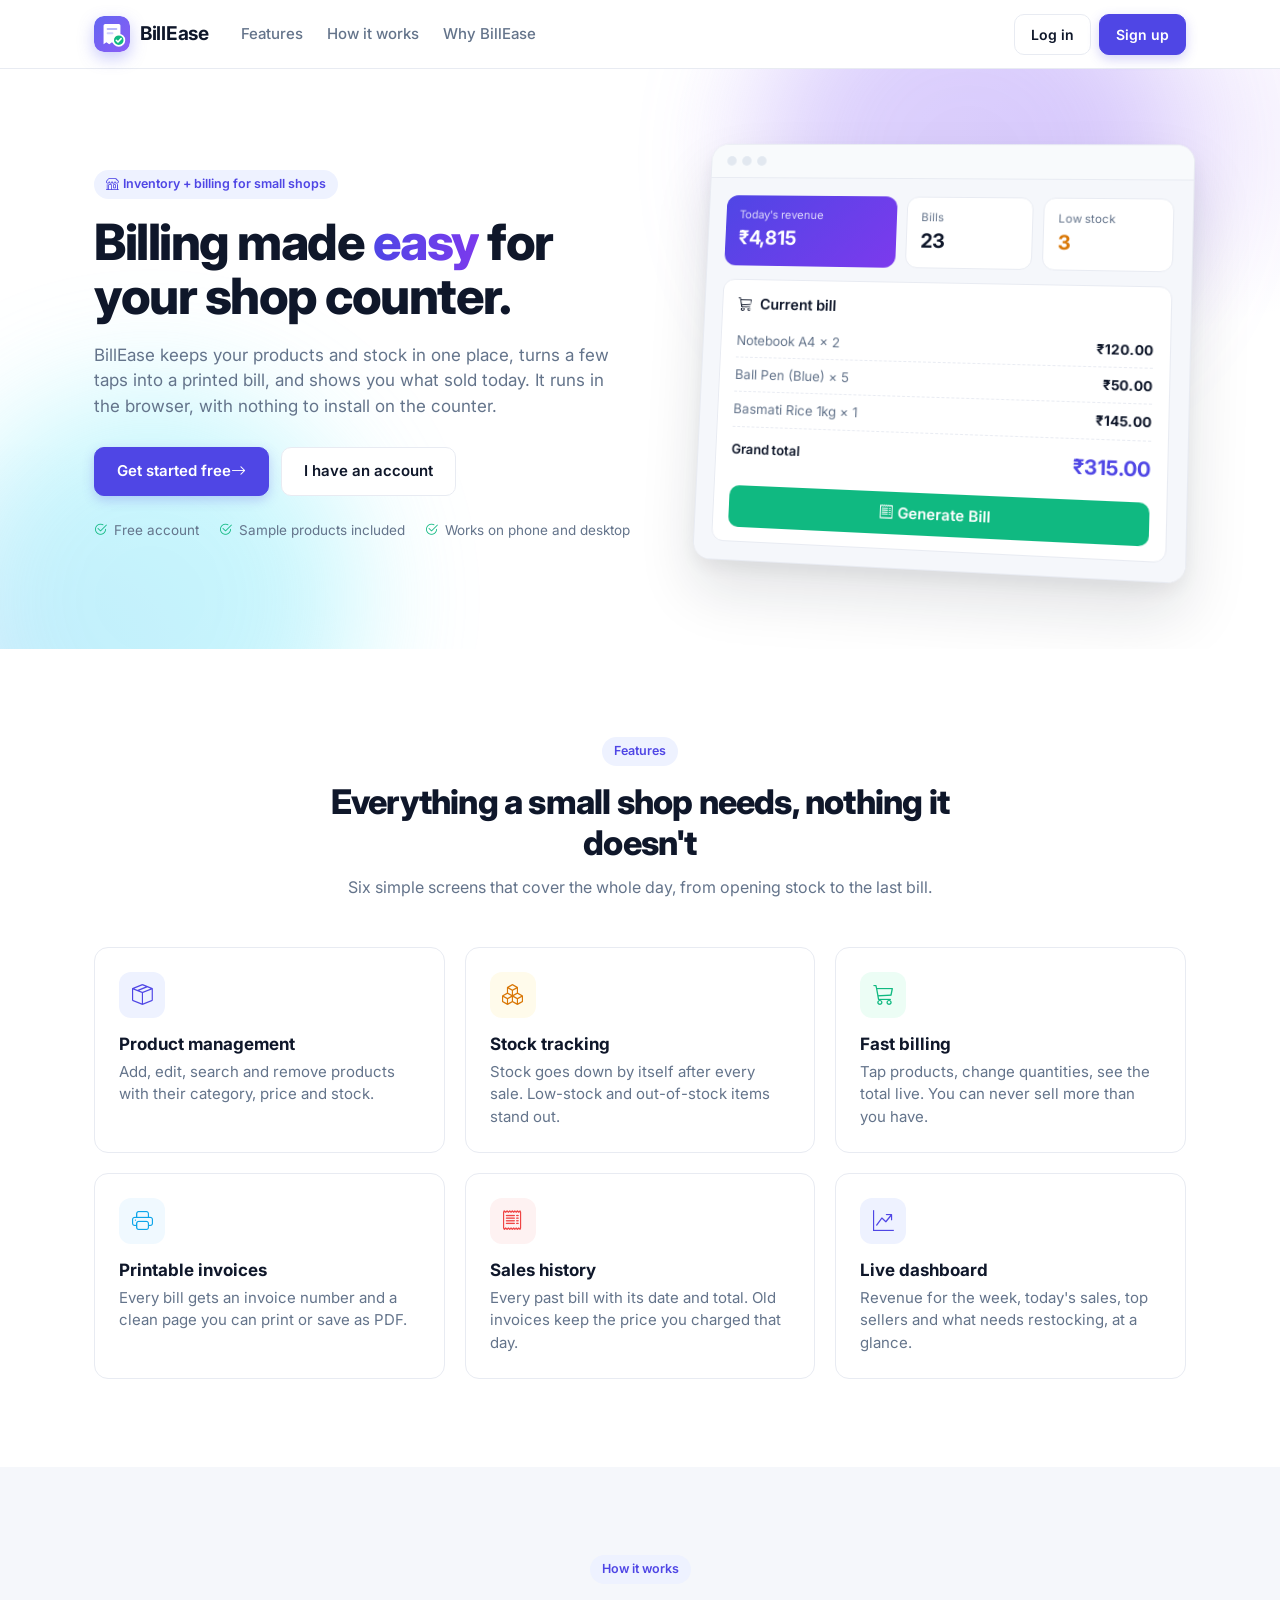
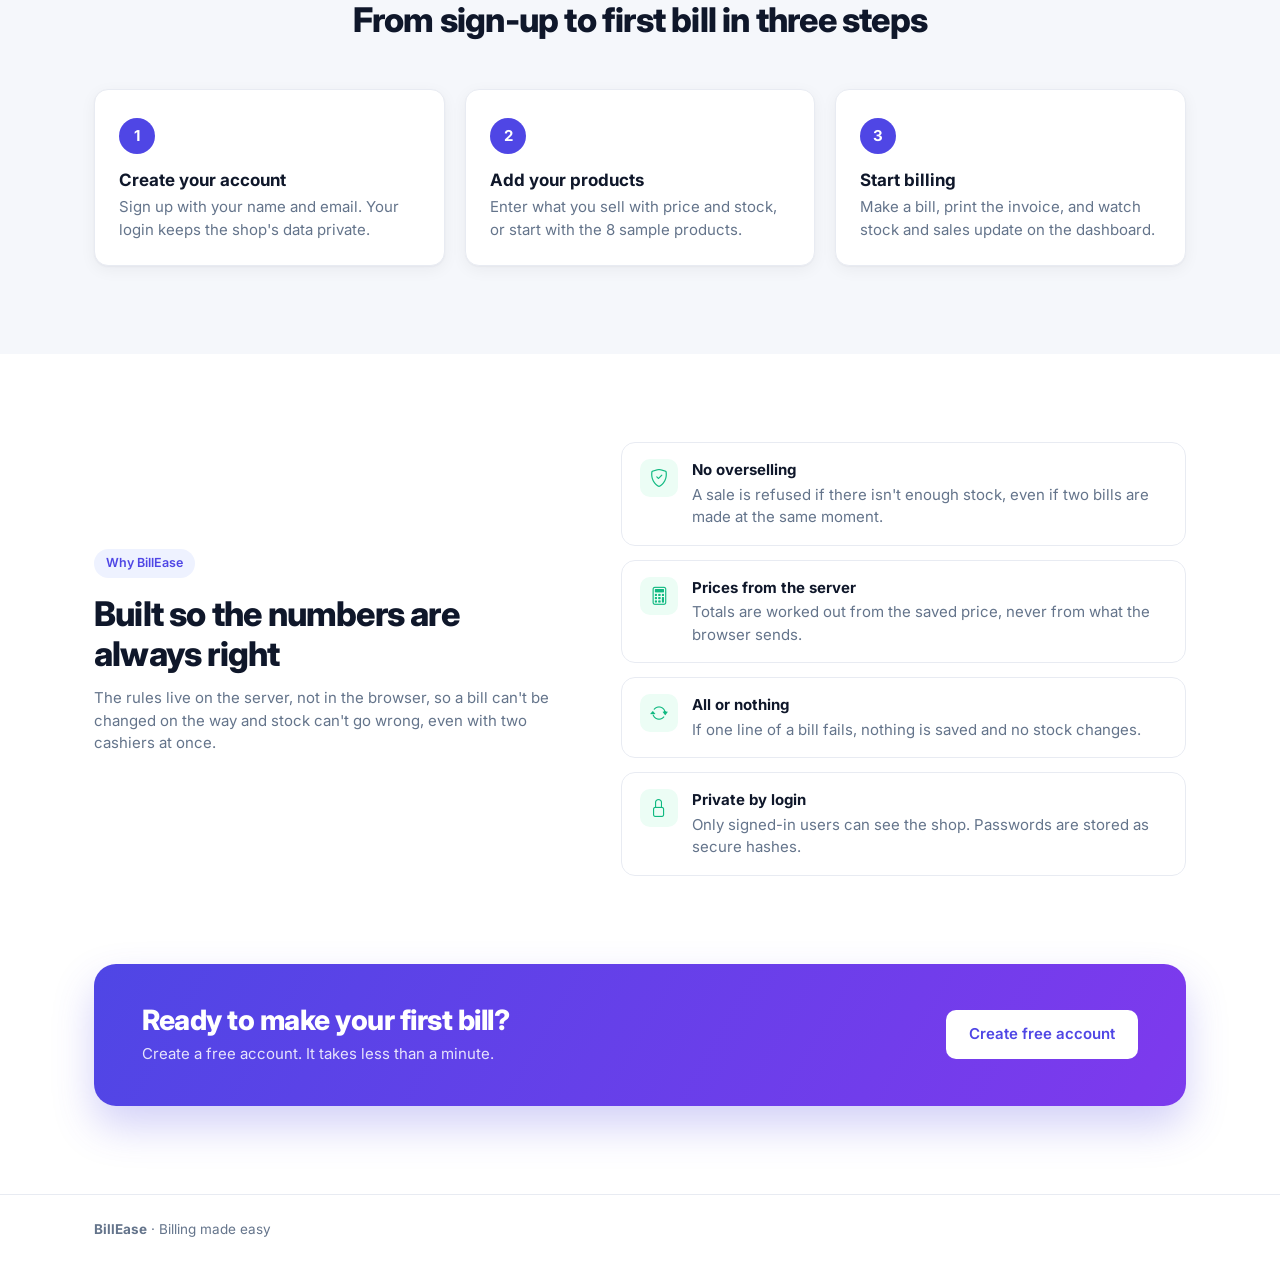
<file: frontend/index.html>
<!DOCTYPE html>
<html lang="en">
<head>
    <meta charset="UTF-8">
    <meta name="viewport" content="width=device-width, initial-scale=1">
    <title>BillEase - Inventory and Billing for Small Shops</title>
    <link rel="icon" type="image/svg+xml" href="assets/img/logo.svg">
    <meta name="description" content="BillEase manages products and stock, makes bills, prints invoices and shows your sales, all in the browser.">
    <link rel="preconnect" href="https://fonts.googleapis.com">
    <link href="https://fonts.googleapis.com/css2?family=Inter:wght@400;500;600;700;800&display=swap" rel="stylesheet">
    <link href="https://cdn.jsdelivr.net/npm/bootstrap-icons@1.11.3/font/bootstrap-icons.min.css" rel="stylesheet">
    <link href="assets/css/base.css" rel="stylesheet">
    <link href="assets/css/components.css" rel="stylesheet">
    <link href="assets/css/landing.css" rel="stylesheet">
</head>
<body class="landing">

<!-- ===== Top navigation ===== -->
<header class="site-nav">
    <div class="container nav-inner">
        <a href="index.html" class="site-brand">
            <img class="site-logo" src="assets/img/logo.svg" alt="">BillEase
        </a>
        <nav class="nav-links">
            <a href="#features">Features</a>
            <a href="#how">How it works</a>
            <a href="#safe">Why BillEase</a>
        </nav>
        <!-- Swapped for "Open dashboard" by landing.js when already logged in -->
        <div class="nav-actions" id="navActions">
            <a href="pages/login.html" class="btn btn-light">Log in</a>
            <a href="pages/signup.html" class="btn btn-primary">Sign up</a>
        </div>
    </div>
</header>

<main>
    <!-- ===== Hero ===== -->
    <section class="hero-section">
        <div class="container hero-grid">
            <div>
                <span class="eyebrow"><i class="bi bi-shop me-1"></i>Inventory + billing for small shops</span>
                <h1>Billing made <span class="accent">easy</span> for your shop counter.</h1>
                <p class="lead">
                    BillEase keeps your products and stock in one place, turns a few taps into a printed bill,
                    and shows you what sold today. It runs in the browser, with nothing to install on the counter.
                </p>
                <div class="hero-actions" id="heroActions">
                    <a href="pages/signup.html" class="btn btn-primary btn-lg">Get started free<i class="bi bi-arrow-right ms-2"></i></a>
                    <a href="pages/login.html" class="btn btn-light btn-lg">I have an account</a>
                </div>
                <ul class="hero-points">
                    <li><i class="bi bi-check2-circle"></i>Free account</li>
                    <li><i class="bi bi-check2-circle"></i>Sample products included</li>
                    <li><i class="bi bi-check2-circle"></i>Works on phone and desktop</li>
                </ul>
            </div>

            <!-- A small picture of the app, drawn with HTML -->
            <div class="preview" aria-hidden="true">
                <div class="preview-bar"><span></span><span></span><span></span></div>
                <div class="preview-body">
                    <div class="preview-kpis">
                        <div class="preview-kpi main"><small>Today's revenue</small><strong>&#8377;4,815</strong></div>
                        <div class="preview-kpi"><small>Bills</small><strong>23</strong></div>
                        <div class="preview-kpi warn"><small>Low stock</small><strong>3</strong></div>
                    </div>
                    <div class="preview-bill">
                        <div class="preview-bill-head"><i class="bi bi-cart3"></i>Current bill</div>
                        <div class="preview-line"><span>Notebook A4 &times; 2</span><b>&#8377;120.00</b></div>
                        <div class="preview-line"><span>Ball Pen (Blue) &times; 5</span><b>&#8377;50.00</b></div>
                        <div class="preview-line"><span>Basmati Rice 1kg &times; 1</span><b>&#8377;145.00</b></div>
                        <div class="preview-total"><span>Grand total</span><b>&#8377;315.00</b></div>
                        <div class="preview-btn"><i class="bi bi-receipt me-1"></i>Generate Bill</div>
                    </div>
                </div>
            </div>
        </div>
    </section>

    <!-- ===== Features ===== -->
    <section class="section" id="features">
        <div class="container">
            <div class="section-head" data-reveal>
                <span class="eyebrow">Features</span>
                <h2>Everything a small shop needs, nothing it doesn't</h2>
                <p>Six simple screens that cover the whole day, from opening stock to the last bill.</p>
            </div>
            <div class="feature-grid">
                <div class="feature" data-reveal style="--reveal-delay: 0.0s">
                    <div class="feature-icon tone-primary"><i class="bi bi-box-seam"></i></div>
                    <h3>Product management</h3>
                    <p>Add, edit, search and remove products with their category, price and stock.</p>
                </div>
                <div class="feature" data-reveal style="--reveal-delay: 0.1s">
                    <div class="feature-icon tone-warning"><i class="bi bi-boxes"></i></div>
                    <h3>Stock tracking</h3>
                    <p>Stock goes down by itself after every sale. Low-stock and out-of-stock items stand out.</p>
                </div>
                <div class="feature" data-reveal style="--reveal-delay: 0.2s">
                    <div class="feature-icon tone-success"><i class="bi bi-cart3"></i></div>
                    <h3>Fast billing</h3>
                    <p>Tap products, change quantities, see the total live. You can never sell more than you have.</p>
                </div>
                <div class="feature" data-reveal style="--reveal-delay: 0.0s">
                    <div class="feature-icon tone-info"><i class="bi bi-printer"></i></div>
                    <h3>Printable invoices</h3>
                    <p>Every bill gets an invoice number and a clean page you can print or save as PDF.</p>
                </div>
                <div class="feature" data-reveal style="--reveal-delay: 0.1s">
                    <div class="feature-icon tone-danger"><i class="bi bi-receipt"></i></div>
                    <h3>Sales history</h3>
                    <p>Every past bill with its date and total. Old invoices keep the price you charged that day.</p>
                </div>
                <div class="feature" data-reveal style="--reveal-delay: 0.2s">
                    <div class="feature-icon tone-primary"><i class="bi bi-graph-up-arrow"></i></div>
                    <h3>Live dashboard</h3>
                    <p>Revenue for the week, today's sales, top sellers and what needs restocking, at a glance.</p>
                </div>
            </div>
        </div>
    </section>

    <!-- ===== How it works ===== -->
    <section class="section section-alt" id="how">
        <div class="container">
            <div class="section-head" data-reveal>
                <span class="eyebrow">How it works</span>
                <h2>From sign-up to first bill in three steps</h2>
            </div>
            <ol class="steps">
                <li data-reveal style="--reveal-delay: 0.0s">
                    <span class="step-no">1</span>
                    <h3>Create your account</h3>
                    <p>Sign up with your name and email. Your login keeps the shop's data private.</p>
                </li>
                <li data-reveal style="--reveal-delay: 0.1s">
                    <span class="step-no">2</span>
                    <h3>Add your products</h3>
                    <p>Enter what you sell with price and stock, or start with the 8 sample products.</p>
                </li>
                <li data-reveal style="--reveal-delay: 0.2s">
                    <span class="step-no">3</span>
                    <h3>Start billing</h3>
                    <p>Make a bill, print the invoice, and watch stock and sales update on the dashboard.</p>
                </li>
            </ol>
        </div>
    </section>

    <!-- ===== Why BillEase ===== -->
    <section class="section" id="safe">
        <div class="container safe-grid">
            <div data-reveal>
                <span class="eyebrow">Why BillEase</span>
                <h2>Built so the numbers are always right</h2>
                <p class="text-muted">
                    The rules live on the server, not in the browser, so a bill can't be changed
                    on the way and stock can't go wrong, even with two cashiers at once.
                </p>
            </div>
            <ul class="safe-list">
                <li data-reveal style="--reveal-delay: 0.0s"><i class="bi bi-shield-check"></i><div><b>No overselling</b>A sale is refused if there isn't enough stock, even if two bills are made at the same moment.</div></li>
                <li data-reveal style="--reveal-delay: 0.1s"><i class="bi bi-calculator"></i><div><b>Prices from the server</b>Totals are worked out from the saved price, never from what the browser sends.</div></li>
                <li data-reveal style="--reveal-delay: 0.2s"><i class="bi bi-arrow-repeat"></i><div><b>All or nothing</b>If one line of a bill fails, nothing is saved and no stock changes.</div></li>
                <li data-reveal style="--reveal-delay: 0.3s"><i class="bi bi-lock"></i><div><b>Private by login</b>Only signed-in users can see the shop. Passwords are stored as secure hashes.</div></li>
            </ul>
        </div>
    </section>

    <!-- ===== Call to action ===== -->
    <section class="cta">
        <div class="container">
            <div class="cta-inner" data-reveal>
                <div>
                    <h2>Ready to make your first bill?</h2>
                    <p>Create a free account. It takes less than a minute.</p>
                </div>
                <a href="pages/signup.html" class="btn btn-lg cta-btn" id="ctaBtn">Create free account</a>
            </div>
        </div>
    </section>
</main>

<footer class="site-footer">
    <div class="container footer-inner">
        <span><b>BillEase</b> &middot; Billing made easy</span>
    </div>
</footer>

<script src="assets/js/core/api.js"></script>
<script src="assets/js/core/format.js"></script>
<script src="assets/js/pages/landing.js"></script>
</body>
</html>
</file>
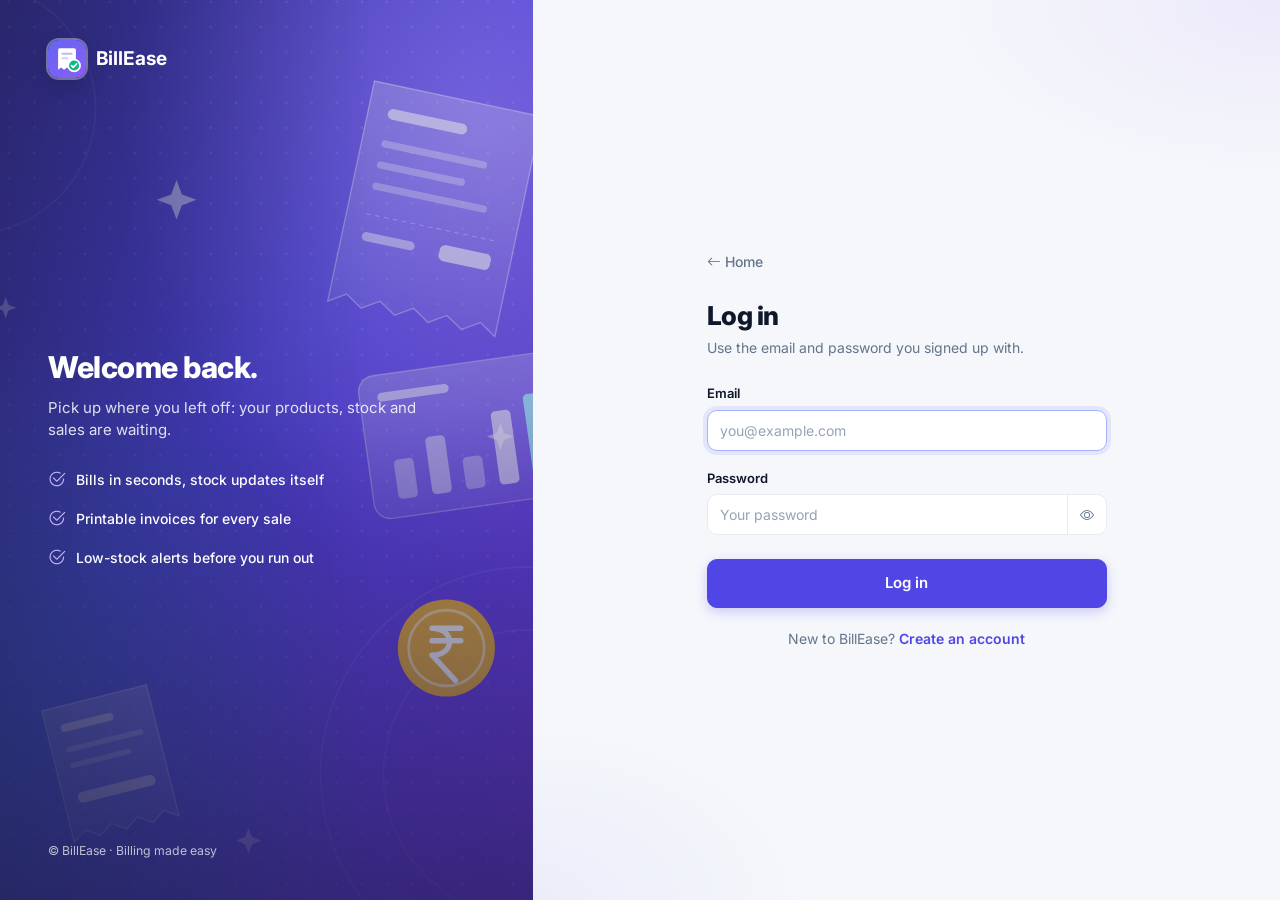
<file: frontend/pages/billing.html>
<!DOCTYPE html>
<html lang="en">
<head>
    <meta charset="UTF-8">
    <meta name="viewport" content="width=device-width, initial-scale=1">
    <title>New Bill - BillEase</title>
    <link rel="icon" type="image/svg+xml" href="../assets/img/logo.svg">
    <link rel="preconnect" href="https://fonts.googleapis.com">
    <link href="https://fonts.googleapis.com/css2?family=Inter:wght@400;500;600;700;800&display=swap" rel="stylesheet">
    <link href="https://cdn.jsdelivr.net/npm/bootstrap-icons@1.11.3/font/bootstrap-icons.min.css" rel="stylesheet">
    <link href="../assets/css/base.css" rel="stylesheet">
    <link href="../assets/css/layout.css" rel="stylesheet">
    <link href="../assets/css/components.css" rel="stylesheet">
    <link href="../assets/css/billing.css" rel="stylesheet">
</head>
<body data-page="billing" data-title="New Bill" data-subtitle="Tap products to add them to the bill.">

<main class="main">
    <div class="content">
        <div class="row g-4">

            <!-- Left: product picker -->
            <div class="col-lg-7 col-xl-8">
                <div class="panel">
                    <div class="panel-body">
                        <div class="search-box mb-3">
                            <i class="bi bi-upc-scan"></i>
                            <input type="text" class="form-control form-control-lg" id="productSearch"
                                   placeholder="Search by name or ID, press Enter to add" autofocus>
                        </div>
                        <div class="filter-chips mb-3" id="categoryChips"></div>
                        <div class="product-grid" id="productGrid"></div>
                    </div>
                </div>
            </div>

            <!-- Right: current bill -->
            <div class="col-lg-5 col-xl-4">
                <div class="panel cart-panel">
                    <div class="panel-header pb-3" style="border-bottom: 1px solid var(--border)">
                        <div>
                            <h2><i class="bi bi-cart3 me-2"></i>Current Bill</h2>
                            <p id="cartCount">No items</p>
                        </div>
                        <button class="btn btn-light btn-sm" id="clearBtn" disabled>
                            <i class="bi bi-trash3 me-1"></i>Clear
                        </button>
                    </div>

                    <div class="cart-items" id="cartItems"></div>

                    <div class="cart-summary">
                        <div class="summary-row"><span>Items</span><span id="itemCount">0</span></div>
                        <div class="summary-row"><span>Subtotal</span><span id="subtotal">&#8377;0.00</span></div>
                        <div class="grand-total">
                            <span class="fw-bold">Grand Total</span>
                            <span id="grandTotal">&#8377;0.00</span>
                        </div>
                        <button class="btn btn-success btn-checkout" id="checkoutBtn" disabled>
                            <i class="bi bi-receipt me-2"></i>Generate Bill
                        </button>
                    </div>
                </div>
            </div>

        </div>
    </div>
</main>

<script src="../assets/js/core/api.js"></script>
<script src="../assets/js/core/format.js"></script>
<script src="../assets/js/core/ui.js"></script>
<script src="../assets/js/core/layout.js"></script>
<script src="../assets/js/pages/billing.js"></script>
</body>
</html>
</file>
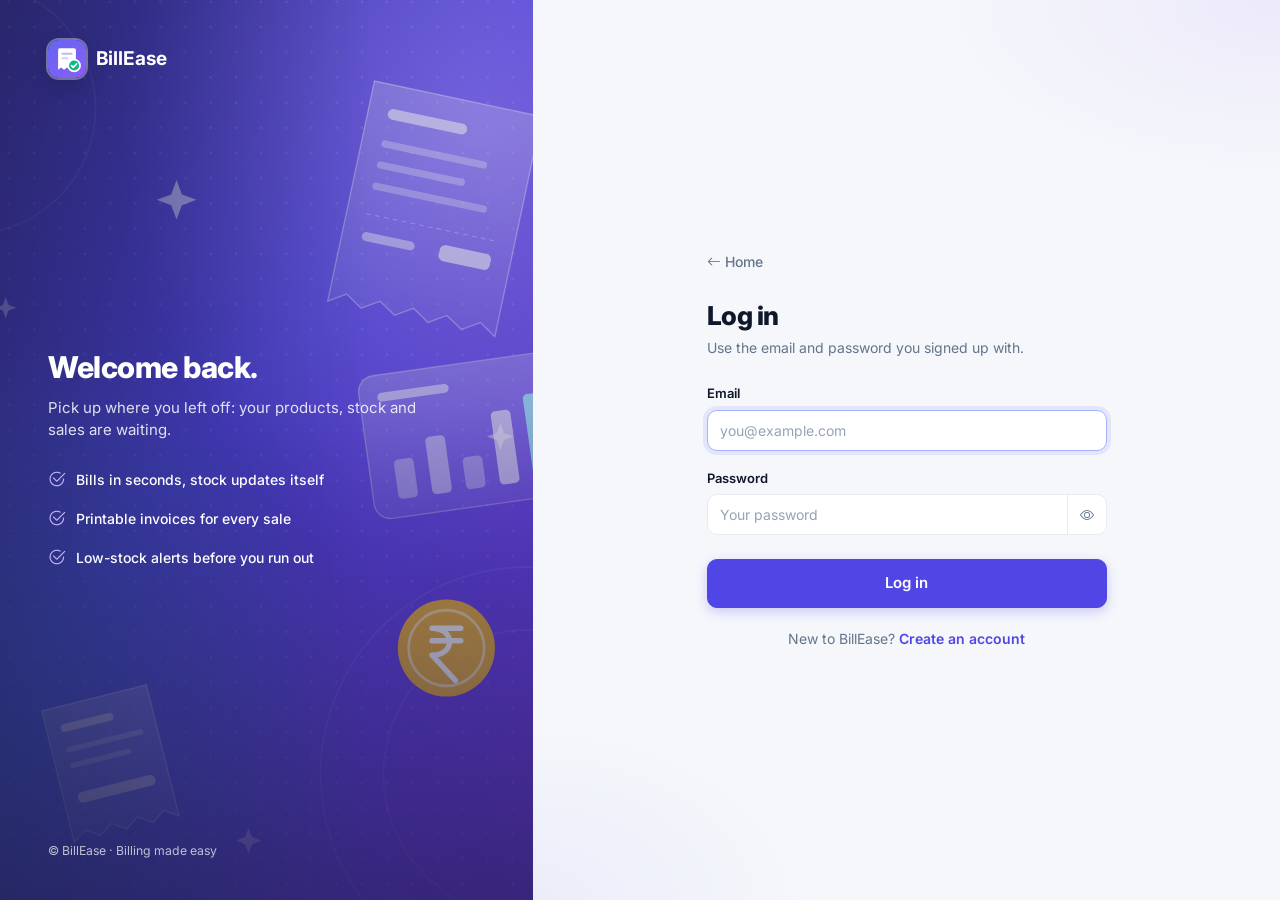
<file: frontend/pages/invoice.html>
<!DOCTYPE html>
<html lang="en">
<head>
    <meta charset="UTF-8">
    <meta name="viewport" content="width=device-width, initial-scale=1">
    <title>Invoice - BillEase</title>
    <link rel="icon" type="image/svg+xml" href="../assets/img/logo.svg">
    <link rel="preconnect" href="https://fonts.googleapis.com">
    <link href="https://fonts.googleapis.com/css2?family=Inter:wght@400;500;600;700;800&display=swap" rel="stylesheet">
    <link href="https://cdn.jsdelivr.net/npm/bootstrap-icons@1.11.3/font/bootstrap-icons.min.css" rel="stylesheet">
    <link href="../assets/css/base.css" rel="stylesheet">
    <link href="../assets/css/layout.css" rel="stylesheet">
    <link href="../assets/css/components.css" rel="stylesheet">
    <link href="../assets/css/invoice.css" rel="stylesheet">
</head>
<body data-page="sales" data-title="Invoice" data-subtitle="Print or save this bill for your customer.">

<main class="main">
    <div class="content">

        <div class="d-flex flex-wrap justify-content-center gap-2 mb-4 no-print">
            <button class="btn btn-primary" onclick="window.print()">
                <i class="bi bi-printer me-1"></i>Print Invoice
            </button>
            <a href="billing.html" class="btn btn-success"><i class="bi bi-plus-lg me-1"></i>New Bill</a>
            <a href="sales.html" class="btn btn-light"><i class="bi bi-arrow-left me-1"></i>Sales History</a>
        </div>

        <div class="panel invoice d-none" id="invoice">
            <!-- Header -->
            <div class="invoice-top">
                <div>
                    <div class="brand mb-2">
                        <div class="brand-logo"><i class="bi bi-shop"></i></div>
                        <div id="storeName">My Store</div>
                    </div>
                    <div class="muted">123 Main Road, Your City</div>
                    <div class="muted">Phone: 98765 43210 &middot; store@example.com</div>
                </div>
                <div>
                    <div class="invoice-title">INVOICE</div>
                    <div class="muted text-end" id="invoiceNoTop"></div>
                </div>
            </div>

            <!-- Meta -->
            <div class="invoice-meta">
                <div>
                    <div class="label">Invoice No.</div>
                    <div class="value" id="invoiceNo"></div>
                </div>
                <div>
                    <div class="label">Date</div>
                    <div class="value" id="invoiceDate"></div>
                </div>
                <div>
                    <div class="label">Time</div>
                    <div class="value" id="invoiceTime"></div>
                </div>
                <div>
                    <div class="label">Status</div>
                    <div class="value"><span class="paid-stamp"><i class="bi bi-check-circle-fill"></i>PAID</span></div>
                </div>
            </div>

            <!-- Items -->
            <div class="invoice-body">
                <div class="table-wrap">
                    <table class="table-modern">
                        <thead>
                        <tr>
                            <th style="width: 50px">#</th>
                            <th>Item</th>
                            <th class="text-end">Price</th>
                            <th class="text-end">Qty</th>
                            <th class="text-end">Amount</th>
                        </tr>
                        </thead>
                        <tbody id="invoiceItems"></tbody>
                    </table>
                </div>

                <div class="invoice-totals">
                    <div class="row-line"><span>Total items</span><span id="invoiceUnits"></span></div>
                    <div class="row-line"><span>Subtotal</span><span id="invoiceSubtotal"></span></div>
                    <div class="total-line"><span>Grand Total</span><span id="invoiceTotal"></span></div>
                </div>
            </div>

            <!-- Footer -->
            <div class="invoice-footer">
                <span><i class="bi bi-heart-fill text-danger me-1"></i>Thank you for shopping with us!</span>
                <span>This is a computer-generated invoice.</span>
            </div>
        </div>
    </div>
</main>

<script src="../assets/js/core/api.js"></script>
<script src="../assets/js/core/format.js"></script>
<script src="../assets/js/core/ui.js"></script>
<script src="../assets/js/core/layout.js"></script>
<script src="../assets/js/pages/invoice.js"></script>
</body>
</html>
</file>
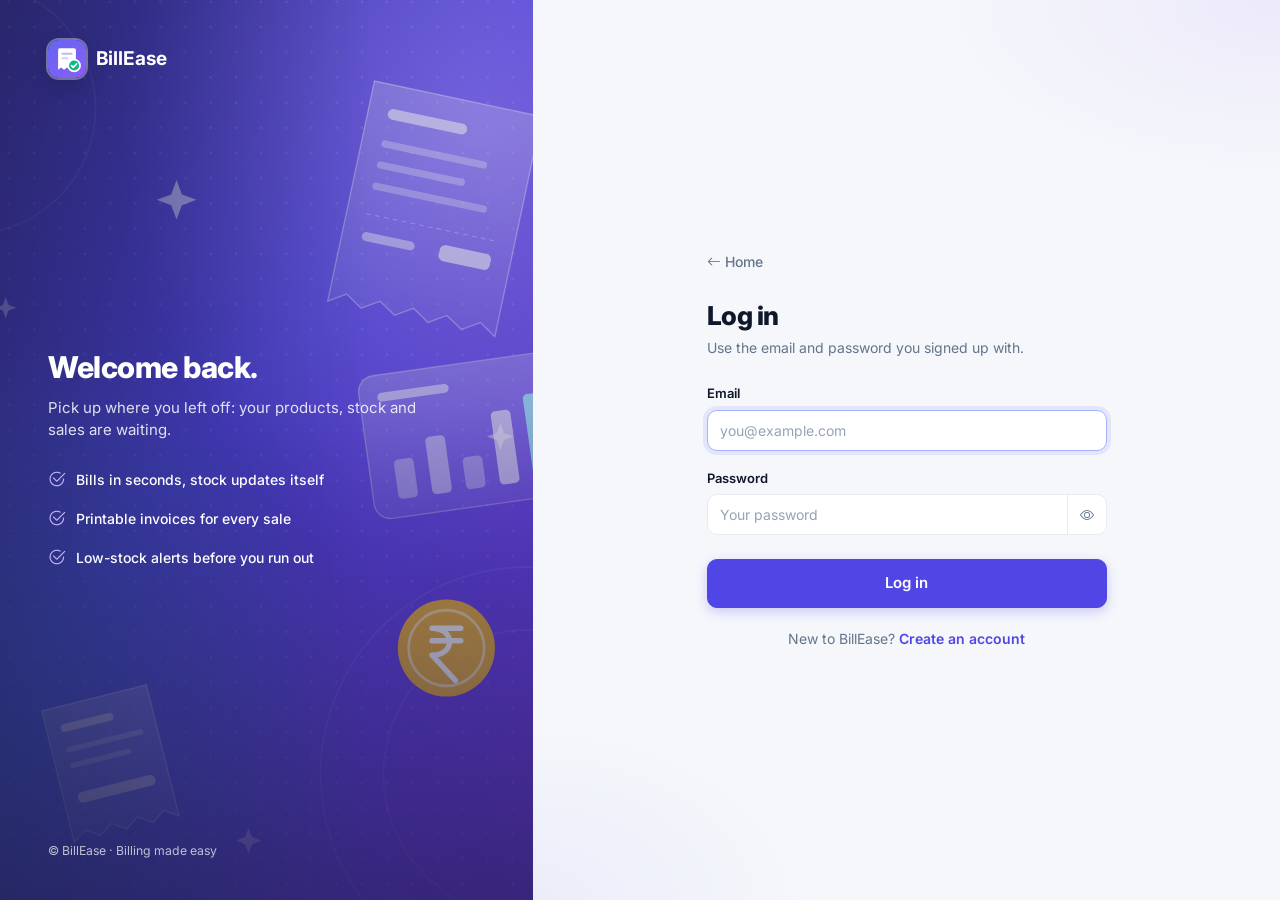
<file: frontend/pages/login.html>
<!DOCTYPE html>
<html lang="en">
<head>
    <meta charset="UTF-8">
    <meta name="viewport" content="width=device-width, initial-scale=1">
    <title>Log in - BillEase</title>
    <link rel="icon" type="image/svg+xml" href="../assets/img/logo.svg">
    <link rel="preconnect" href="https://fonts.googleapis.com">
    <link href="https://fonts.googleapis.com/css2?family=Inter:wght@400;500;600;700;800&display=swap" rel="stylesheet">
    <link href="https://cdn.jsdelivr.net/npm/bootstrap-icons@1.11.3/font/bootstrap-icons.min.css" rel="stylesheet">
    <link href="../assets/css/base.css" rel="stylesheet">
    <link href="../assets/css/components.css" rel="stylesheet">
    <link href="../assets/css/auth.css" rel="stylesheet">
</head>
<body>

<div class="auth">
    <!-- Left: brand panel -->
    <aside class="auth-side">
        <a href="../index.html" class="auth-brand">
            <img class="auth-logo" src="../assets/img/logo.svg" alt="">BillEase
        </a>
        <div>
            <h2>Welcome back.</h2>
            <p>Pick up where you left off: your products, stock and sales are waiting.</p>
            <ul class="auth-points">
                <li><i class="bi bi-check2-circle"></i>Bills in seconds, stock updates itself</li>
                <li><i class="bi bi-check2-circle"></i>Printable invoices for every sale</li>
                <li><i class="bi bi-check2-circle"></i>Low-stock alerts before you run out</li>
            </ul>
        </div>
        <small>&copy; BillEase &middot; Billing made easy</small>
    </aside>

    <!-- Right: form -->
    <main class="auth-main">
        <form class="auth-card" id="authForm" data-mode="login" novalidate>
            <a href="../index.html" class="auth-back"><i class="bi bi-arrow-left me-1"></i>Home</a>
            <h1>Log in</h1>
            <p class="text-muted">Use the email and password you signed up with.</p>

            <div class="form-error d-none" id="formError" role="alert"></div>

            <div class="mb-3">
                <label class="form-label" for="email">Email</label>
                <input type="email" class="form-control" id="email" autocomplete="email" required
                       placeholder="you@example.com" autofocus>
                <div class="invalid-feedback">Enter a valid email address</div>
            </div>
            <div class="mb-3">
                <label class="form-label" for="password">Password</label>
                <div class="input-group">
                    <input type="password" class="form-control" id="password" autocomplete="current-password"
                           required placeholder="Your password">
                    <button type="button" class="btn btn-light toggle-password" aria-label="Show password">
                        <i class="bi bi-eye"></i>
                    </button>
                    <div class="invalid-feedback">Password is required</div>
                </div>
            </div>

            <button type="submit" class="btn btn-primary auth-submit" id="submitBtn">Log in</button>

            <p class="auth-switch">New to BillEase? <a href="signup.html" id="switchLink">Create an account</a></p>
        </form>
    </main>
</div>

<script src="../assets/js/core/api.js"></script>
<script src="../assets/js/pages/auth.js"></script>
</body>
</html>
</file>
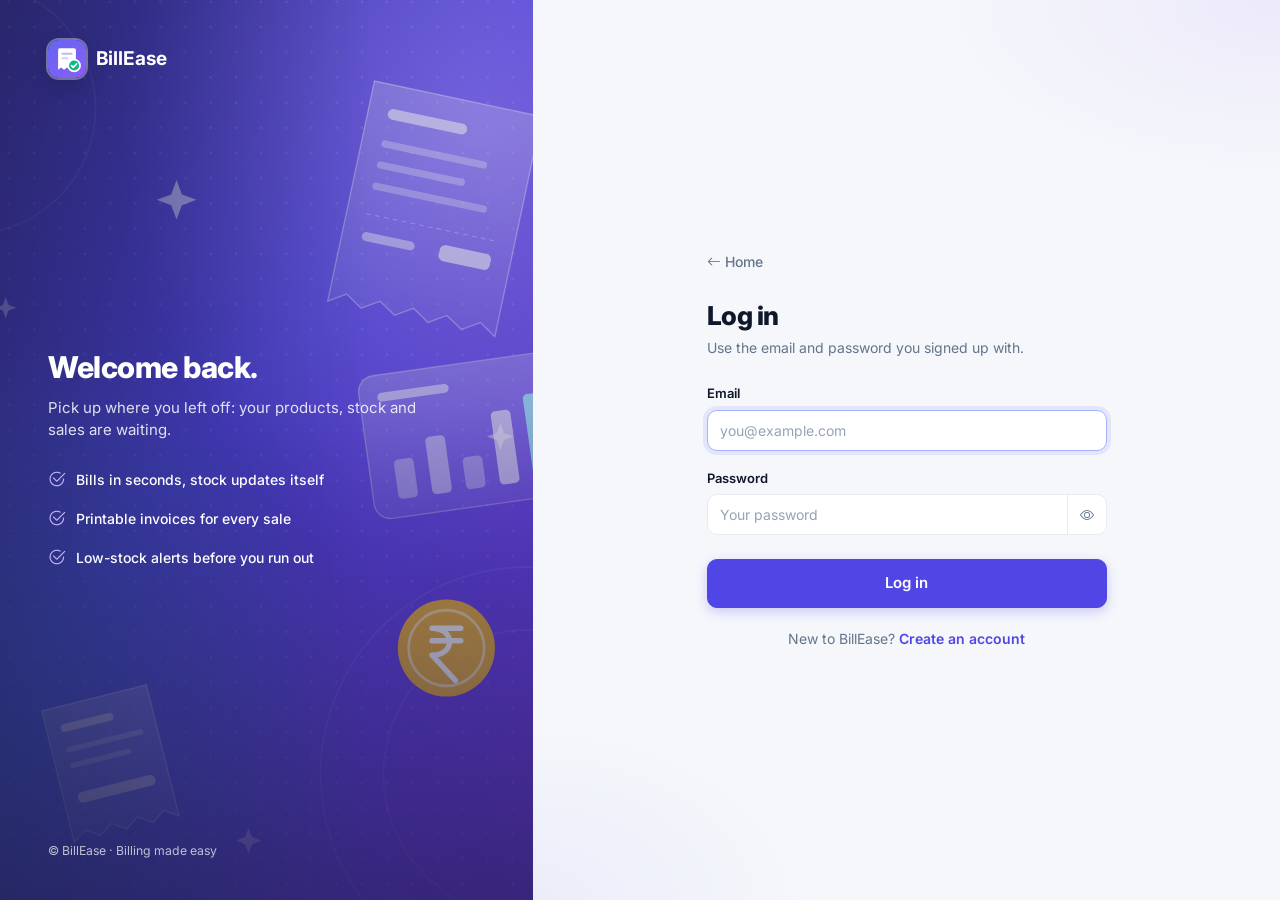
<file: frontend/pages/products.html>
<!DOCTYPE html>
<html lang="en">
<head>
    <meta charset="UTF-8">
    <meta name="viewport" content="width=device-width, initial-scale=1">
    <title>Products - BillEase</title>
    <link rel="icon" type="image/svg+xml" href="../assets/img/logo.svg">
    <link rel="preconnect" href="https://fonts.googleapis.com">
    <link href="https://fonts.googleapis.com/css2?family=Inter:wght@400;500;600;700;800&display=swap" rel="stylesheet">
    <link href="https://cdn.jsdelivr.net/npm/bootstrap-icons@1.11.3/font/bootstrap-icons.min.css" rel="stylesheet">
    <link href="../assets/css/base.css" rel="stylesheet">
    <link href="../assets/css/layout.css" rel="stylesheet">
    <link href="../assets/css/components.css" rel="stylesheet">
</head>
<body data-page="products" data-title="Products" data-subtitle="Add, edit and organise everything you sell.">

<main class="main">
    <div class="content">
        <div class="panel">
            <!-- Toolbar -->
            <div class="toolbar">
                <div class="search-box flex-grow-1" style="max-width: 360px">
                    <i class="bi bi-search"></i>
                    <input type="text" class="form-control" id="searchInput" placeholder="Search by product name or ID">
                </div>
                <select class="form-select" id="categoryFilter" style="width: auto">
                    <option value="">All categories</option>
                </select>
                <span class="text-muted small ms-1" id="productCount"></span>
                <button class="btn btn-primary ms-auto" id="addBtn">
                    <i class="bi bi-plus-lg me-1"></i>Add Product
                </button>
            </div>

            <!-- Table -->
            <div class="table-wrap">
                <table class="table-modern">
                    <thead>
                    <tr>
                        <th>Product</th>
                        <th>Category</th>
                        <th class="text-end">Price</th>
                        <th>Stock</th>
                        <th class="text-end">Stock Value</th>
                        <th class="text-end">Actions</th>
                    </tr>
                    </thead>
                    <tbody id="productTable"></tbody>
                </table>
            </div>
        </div>
    </div>
</main>

<!-- Add / Edit modal -->
<div class="modal fade" id="productModal" tabindex="-1">
    <div class="modal-dialog modal-dialog-centered">
        <div class="modal-content">
            <form id="productForm" novalidate>
                <div class="modal-header">
                    <div>
                        <h5 class="modal-title" id="modalTitle">Add Product</h5>
                        <div class="text-muted small" id="modalSubtitle">Fill in the product details</div>
                    </div>
                    <button type="button" class="btn-close" data-dismiss="modal"></button>
                </div>
                <div class="modal-body">
                    <input type="hidden" id="productId">
                    <div class="mb-3">
                        <label class="form-label" for="name">Product name</label>
                        <input type="text" class="form-control" id="name" maxlength="100" required
                               placeholder="e.g. Notebook A4">
                        <div class="invalid-feedback">Product name is required</div>
                    </div>
                    <div class="mb-3">
                        <label class="form-label" for="category">Category</label>
                        <input type="text" class="form-control" id="category" maxlength="50" list="categoryList"
                               required placeholder="e.g. Stationery">
                        <datalist id="categoryList"></datalist>
                        <div class="invalid-feedback">Category is required</div>
                    </div>
                    <div class="row g-3">
                        <div class="col-6">
                            <label class="form-label" for="price">Price</label>
                            <div class="input-group has-validation">
                                <span class="input-group-text">&#8377;</span>
                                <input type="number" class="form-control" id="price" min="0" step="0.01" required
                                       placeholder="0.00">
                                <div class="invalid-feedback">Price must be 0 or more</div>
                            </div>
                        </div>
                        <div class="col-6">
                            <label class="form-label" for="quantity">Quantity in stock</label>
                            <input type="number" class="form-control" id="quantity" min="0" step="1" required
                                   placeholder="0">
                            <div class="invalid-feedback">Whole number, 0 or more</div>
                        </div>
                    </div>
                </div>
                <div class="modal-footer">
                    <button type="button" class="btn btn-light" data-dismiss="modal">Cancel</button>
                    <button type="submit" class="btn btn-primary" id="saveBtn">Save Product</button>
                </div>
            </form>
        </div>
    </div>
</div>

<script src="../assets/js/core/api.js"></script>
<script src="../assets/js/core/format.js"></script>
<script src="../assets/js/core/ui.js"></script>
<script src="../assets/js/core/layout.js"></script>
<script src="../assets/js/pages/products.js"></script>
</body>
</html>
</file>
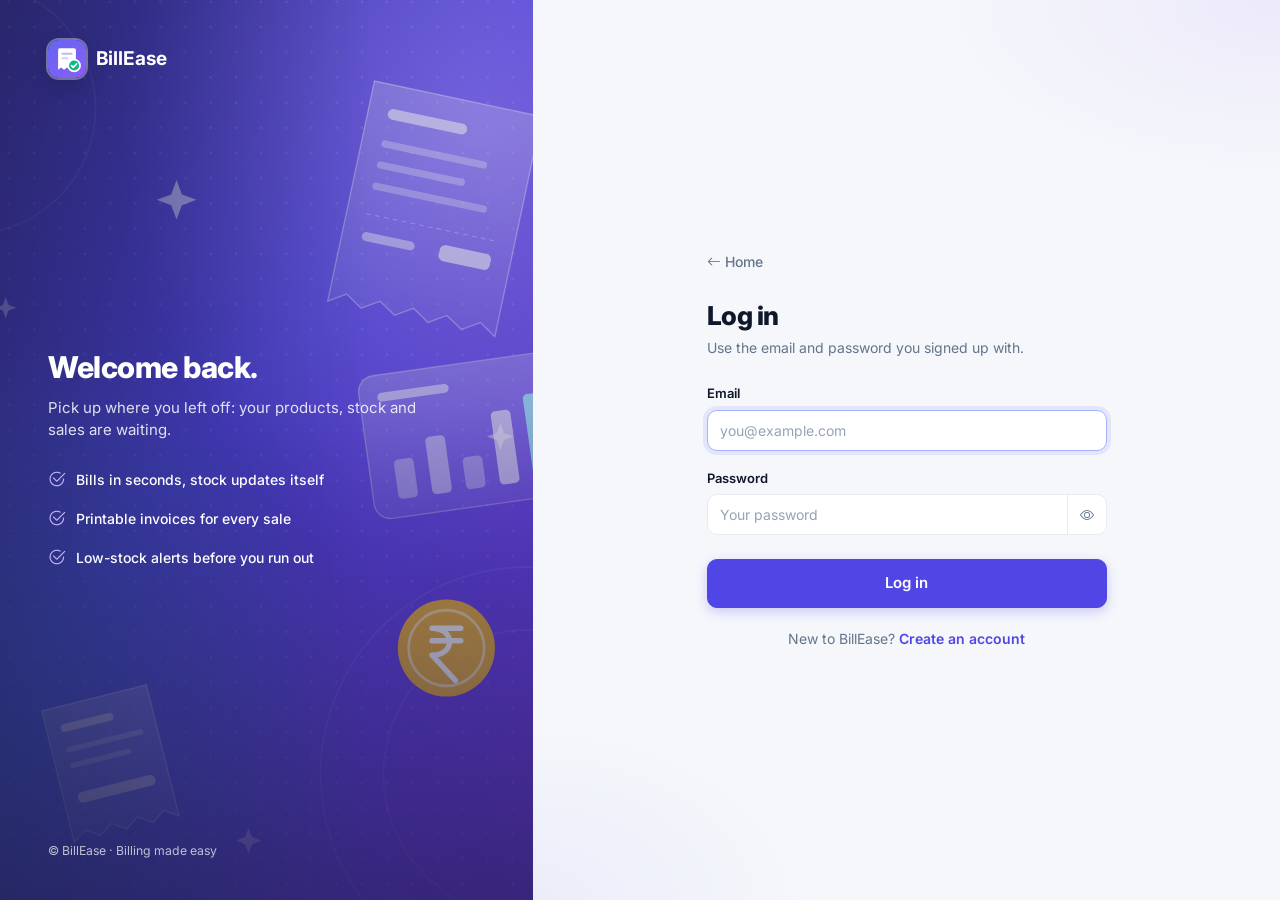
<file: frontend/pages/sales.html>
<!DOCTYPE html>
<html lang="en">
<head>
    <meta charset="UTF-8">
    <meta name="viewport" content="width=device-width, initial-scale=1">
    <title>Sales History - BillEase</title>
    <link rel="icon" type="image/svg+xml" href="../assets/img/logo.svg">
    <link rel="preconnect" href="https://fonts.googleapis.com">
    <link href="https://fonts.googleapis.com/css2?family=Inter:wght@400;500;600;700;800&display=swap" rel="stylesheet">
    <link href="https://cdn.jsdelivr.net/npm/bootstrap-icons@1.11.3/font/bootstrap-icons.min.css" rel="stylesheet">
    <link href="../assets/css/base.css" rel="stylesheet">
    <link href="../assets/css/layout.css" rel="stylesheet">
    <link href="../assets/css/components.css" rel="stylesheet">
</head>
<body data-page="sales" data-title="Sales History" data-subtitle="Every bill you've created, newest first.">

<main class="main">
    <div class="content">

        <!-- Summary tiles (follow the filters) -->
        <div class="row g-3 mb-3">
            <div class="col-6 col-xl-3">
                <div class="panel hero stat">
                    <div class="stat-icon"><i class="bi bi-currency-rupee"></i></div>
                    <div>
                        <div class="stat-label">Revenue</div>
                        <div class="stat-value" id="sumRevenue">-</div>
                    </div>
                </div>
            </div>
            <div class="col-6 col-xl-3">
                <div class="panel stat">
                    <div class="stat-icon tone-primary"><i class="bi bi-receipt"></i></div>
                    <div>
                        <div class="stat-label">Bills</div>
                        <div class="stat-value" id="sumBills">-</div>
                    </div>
                </div>
            </div>
            <div class="col-6 col-xl-3">
                <div class="panel stat">
                    <div class="stat-icon tone-success"><i class="bi bi-calculator"></i></div>
                    <div>
                        <div class="stat-label">Average Bill</div>
                        <div class="stat-value" id="sumAverage">-</div>
                    </div>
                </div>
            </div>
            <div class="col-6 col-xl-3">
                <div class="panel stat">
                    <div class="stat-icon tone-warning"><i class="bi bi-bag-check"></i></div>
                    <div>
                        <div class="stat-label">Items Sold</div>
                        <div class="stat-value" id="sumUnits">-</div>
                    </div>
                </div>
            </div>
        </div>

        <div class="panel">
            <div class="toolbar">
                <div class="search-box flex-grow-1" style="max-width: 320px">
                    <i class="bi bi-search"></i>
                    <input type="text" class="form-control" id="searchInput" placeholder="Invoice no. or product">
                </div>
                <div class="d-flex align-items-center gap-2">
                    <label class="small text-muted" for="fromDate">From</label>
                    <input type="date" class="form-control" id="fromDate" style="width: auto">
                    <label class="small text-muted" for="toDate">To</label>
                    <input type="date" class="form-control" id="toDate" style="width: auto">
                </div>
                <button class="btn btn-light ms-auto" id="resetBtn"><i class="bi bi-arrow-counterclockwise me-1"></i>Reset</button>
            </div>
            <div class="table-wrap">
                <table class="table-modern">
                    <thead>
                    <tr>
                        <th>Invoice</th>
                        <th>Date &amp; Time</th>
                        <th>Products</th>
                        <th class="text-end">Items</th>
                        <th class="text-end">Total</th>
                        <th class="text-end"></th>
                    </tr>
                    </thead>
                    <tbody id="salesTable"></tbody>
                </table>
            </div>
        </div>
    </div>
</main>

<script src="../assets/js/core/api.js"></script>
<script src="../assets/js/core/format.js"></script>
<script src="../assets/js/core/ui.js"></script>
<script src="../assets/js/core/layout.js"></script>
<script src="../assets/js/pages/sales.js"></script>
</body>
</html>
</file>
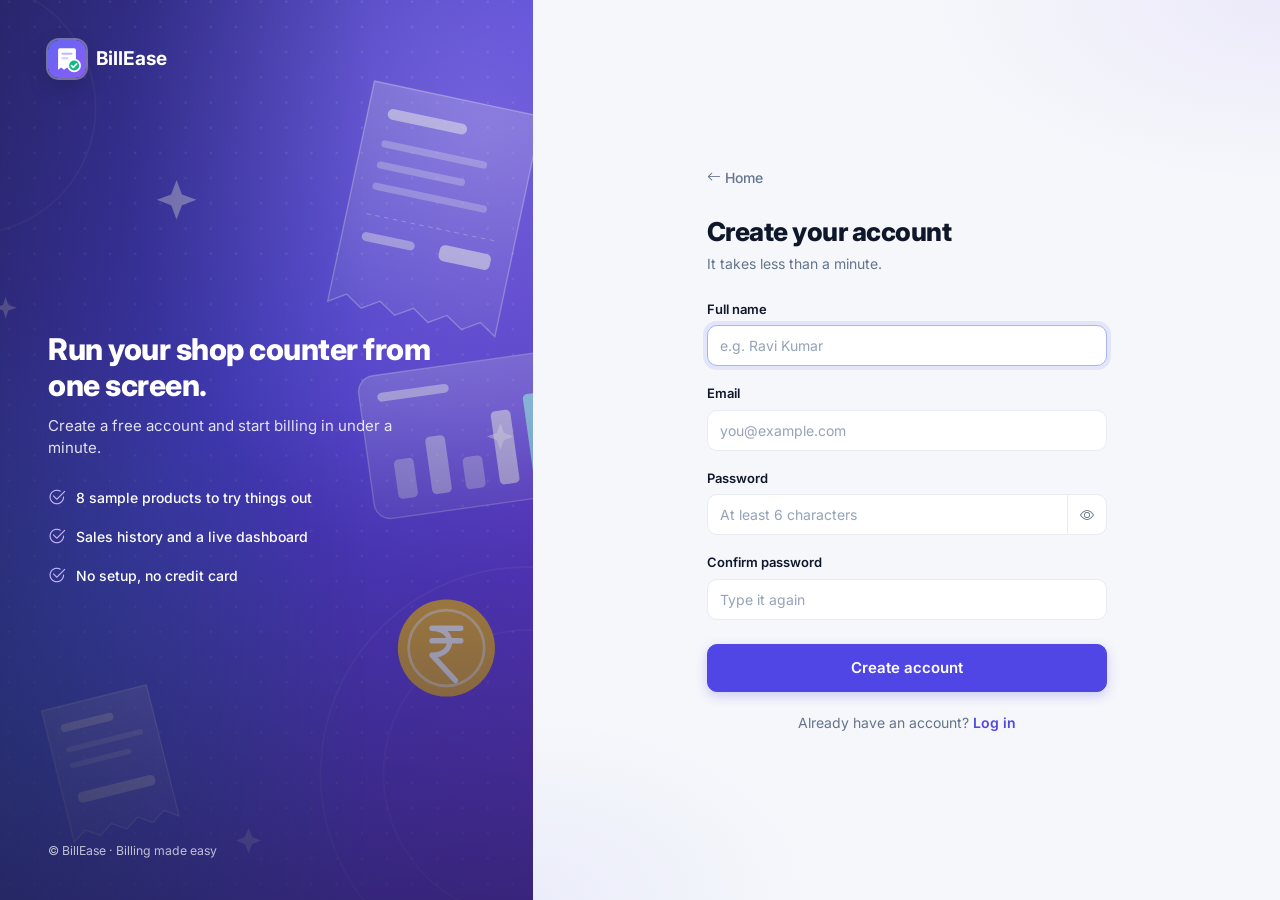
<file: frontend/pages/signup.html>
<!DOCTYPE html>
<html lang="en">
<head>
    <meta charset="UTF-8">
    <meta name="viewport" content="width=device-width, initial-scale=1">
    <title>Sign up - BillEase</title>
    <link rel="icon" type="image/svg+xml" href="../assets/img/logo.svg">
    <link rel="preconnect" href="https://fonts.googleapis.com">
    <link href="https://fonts.googleapis.com/css2?family=Inter:wght@400;500;600;700;800&display=swap" rel="stylesheet">
    <link href="https://cdn.jsdelivr.net/npm/bootstrap-icons@1.11.3/font/bootstrap-icons.min.css" rel="stylesheet">
    <link href="../assets/css/base.css" rel="stylesheet">
    <link href="../assets/css/components.css" rel="stylesheet">
    <link href="../assets/css/auth.css" rel="stylesheet">
</head>
<body>

<div class="auth">
    <!-- Left: brand panel -->
    <aside class="auth-side">
        <a href="../index.html" class="auth-brand">
            <img class="auth-logo" src="../assets/img/logo.svg" alt="">BillEase
        </a>
        <div>
            <h2>Run your shop counter from one screen.</h2>
            <p>Create a free account and start billing in under a minute.</p>
            <ul class="auth-points">
                <li><i class="bi bi-check2-circle"></i>8 sample products to try things out</li>
                <li><i class="bi bi-check2-circle"></i>Sales history and a live dashboard</li>
                <li><i class="bi bi-check2-circle"></i>No setup, no credit card</li>
            </ul>
        </div>
        <small>&copy; BillEase &middot; Billing made easy</small>
    </aside>

    <!-- Right: form -->
    <main class="auth-main">
        <form class="auth-card" id="authForm" data-mode="signup" novalidate>
            <a href="../index.html" class="auth-back"><i class="bi bi-arrow-left me-1"></i>Home</a>
            <h1>Create your account</h1>
            <p class="text-muted">It takes less than a minute.</p>

            <div class="form-error d-none" id="formError" role="alert"></div>

            <div class="mb-3">
                <label class="form-label" for="name">Full name</label>
                <input type="text" class="form-control" id="name" autocomplete="name" maxlength="100" required
                       placeholder="e.g. Ravi Kumar" autofocus>
                <div class="invalid-feedback">Name is required</div>
            </div>
            <div class="mb-3">
                <label class="form-label" for="email">Email</label>
                <input type="email" class="form-control" id="email" autocomplete="email" maxlength="150" required
                       placeholder="you@example.com">
                <div class="invalid-feedback">Enter a valid email address</div>
            </div>
            <div class="mb-3">
                <label class="form-label" for="password">Password</label>
                <div class="input-group">
                    <input type="password" class="form-control" id="password" autocomplete="new-password"
                           minlength="6" maxlength="72" required placeholder="At least 6 characters">
                    <button type="button" class="btn btn-light toggle-password" aria-label="Show password">
                        <i class="bi bi-eye"></i>
                    </button>
                    <div class="invalid-feedback">Password must be at least 6 characters</div>
                </div>
            </div>
            <div class="mb-3">
                <label class="form-label" for="confirmPassword">Confirm password</label>
                <input type="password" class="form-control" id="confirmPassword" autocomplete="new-password"
                       required placeholder="Type it again">
                <div class="invalid-feedback">Passwords do not match</div>
            </div>

            <button type="submit" class="btn btn-primary auth-submit" id="submitBtn">Create account</button>

            <p class="auth-switch">Already have an account? <a href="login.html" id="switchLink">Log in</a></p>
        </form>
    </main>
</div>

<script src="../assets/js/core/api.js"></script>
<script src="../assets/js/pages/auth.js"></script>
</body>
</html>
</file>
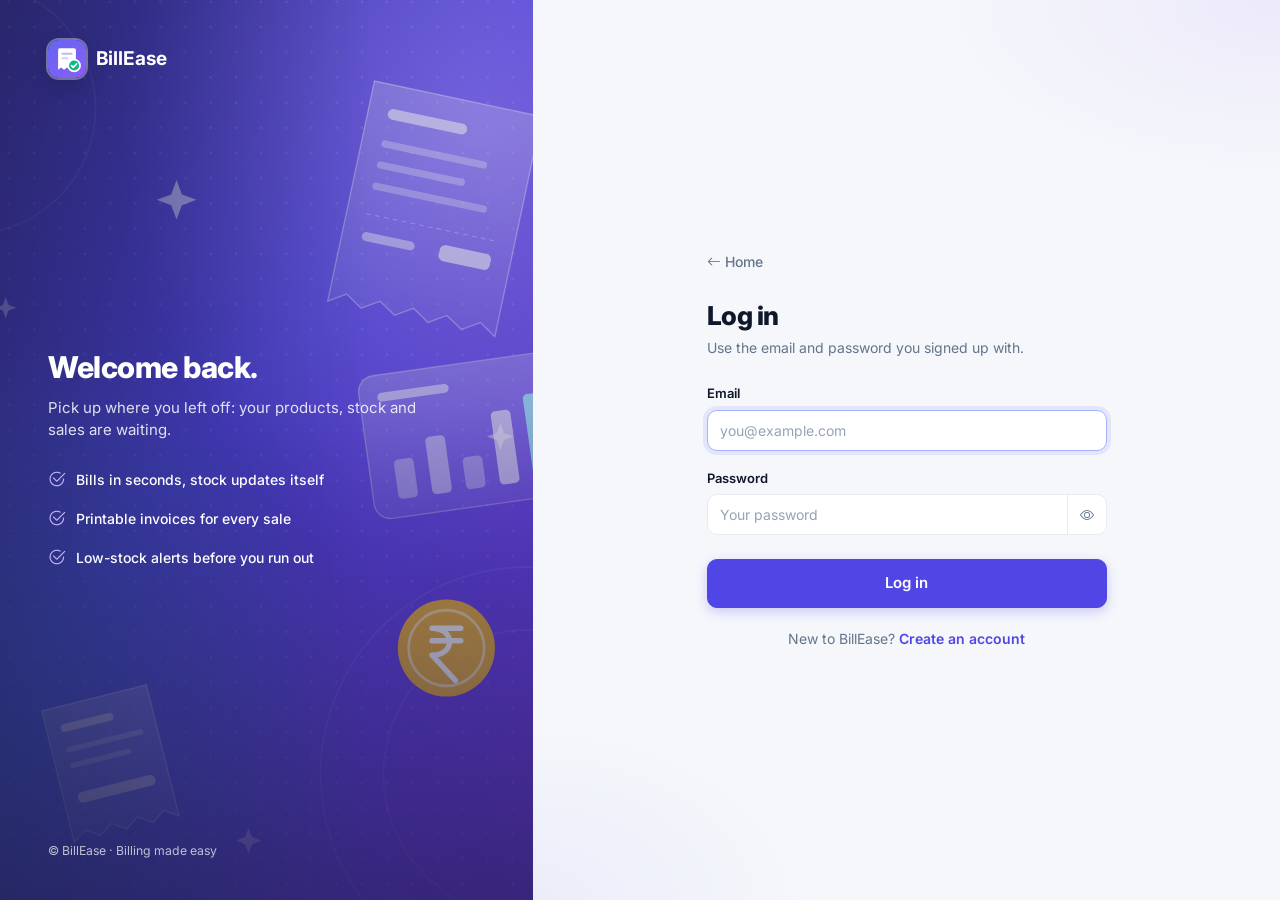
<file: frontend/pages/stock.html>
<!DOCTYPE html>
<html lang="en">
<head>
    <meta charset="UTF-8">
    <meta name="viewport" content="width=device-width, initial-scale=1">
    <title>Stock - BillEase</title>
    <link rel="icon" type="image/svg+xml" href="../assets/img/logo.svg">
    <link rel="preconnect" href="https://fonts.googleapis.com">
    <link href="https://fonts.googleapis.com/css2?family=Inter:wght@400;500;600;700;800&display=swap" rel="stylesheet">
    <link href="https://cdn.jsdelivr.net/npm/bootstrap-icons@1.11.3/font/bootstrap-icons.min.css" rel="stylesheet">
    <link href="../assets/css/base.css" rel="stylesheet">
    <link href="../assets/css/layout.css" rel="stylesheet">
    <link href="../assets/css/components.css" rel="stylesheet">
</head>
<body data-page="stock" data-title="Stock" data-subtitle="Track stock levels and restock products.">

<main class="main">
    <div class="content">

        <!-- Summary tiles -->
        <div class="row g-3 mb-3">
            <div class="col-6 col-xl-3">
                <div class="panel stat">
                    <div class="stat-icon tone-primary"><i class="bi bi-boxes"></i></div>
                    <div>
                        <div class="stat-label">Total Units</div>
                        <div class="stat-value" id="totalUnits">-</div>
                        <div class="stat-note" id="stockValue">&nbsp;</div>
                    </div>
                </div>
            </div>
            <div class="col-6 col-xl-3">
                <div class="panel stat">
                    <div class="stat-icon tone-success"><i class="bi bi-check2-circle"></i></div>
                    <div>
                        <div class="stat-label">In Stock</div>
                        <div class="stat-value" id="inStockCount">-</div>
                        <div class="stat-note">Products</div>
                    </div>
                </div>
            </div>
            <div class="col-6 col-xl-3">
                <div class="panel stat">
                    <div class="stat-icon tone-warning"><i class="bi bi-exclamation-triangle"></i></div>
                    <div>
                        <div class="stat-label">Low Stock</div>
                        <div class="stat-value" id="lowCount">-</div>
                        <div class="stat-note" id="thresholdNote">&nbsp;</div>
                    </div>
                </div>
            </div>
            <div class="col-6 col-xl-3">
                <div class="panel stat">
                    <div class="stat-icon tone-danger"><i class="bi bi-x-octagon"></i></div>
                    <div>
                        <div class="stat-label">Out of Stock</div>
                        <div class="stat-value" id="outCount">-</div>
                        <div class="stat-note">Can't be sold</div>
                    </div>
                </div>
            </div>
        </div>

        <div class="panel">
            <div class="toolbar">
                <div class="segmented" id="filterTabs">
                    <button class="active" data-filter="all">All</button>
                    <button data-filter="low">Low stock</button>
                    <button data-filter="out">Out of stock</button>
                </div>
                <div class="search-box ms-auto" style="min-width: 240px">
                    <i class="bi bi-search"></i>
                    <input type="text" class="form-control" id="searchInput" placeholder="Search products">
                </div>
            </div>
            <div class="table-wrap">
                <table class="table-modern">
                    <thead>
                    <tr>
                        <th>Product</th>
                        <th>Category</th>
                        <th style="width: 26%">Stock Level</th>
                        <th>Status</th>
                        <th style="width: 210px">Restock</th>
                    </tr>
                    </thead>
                    <tbody id="stockTable"></tbody>
                </table>
            </div>
        </div>
    </div>
</main>

<script src="../assets/js/core/api.js"></script>
<script src="../assets/js/core/format.js"></script>
<script src="../assets/js/core/ui.js"></script>
<script src="../assets/js/core/layout.js"></script>
<script src="../assets/js/pages/stock.js"></script>
</body>
</html>
</file>
<file: frontend/assets/css/base.css>
/* =====================================================================
   BillEase - base styles
   Colors, page defaults, the 12-column grid and utility classes. Load first.
   ===================================================================== */

:root {
    --primary: #4f46e5;
    --primary-dark: #4338ca;
    --primary-soft: #eef2ff;
    --success: #10b981;
    --success-soft: #ecfdf5;
    --warning: #f59e0b;
    --warning-soft: #fffbeb;
    --danger: #ef4444;
    --danger-soft: #fef2f2;
    --info: #0ea5e9;
    --info-soft: #f0f9ff;

    --bg: #f5f7fb;
    --surface: #ffffff;
    --text: #0f172a;
    --text-muted: #64748b;
    --border: #e8ebf2;

    --sidebar-bg: #0f172a;
    --sidebar-text: #94a3b8;
    --sidebar-width: 250px;

    --radius: 14px;
    --radius-sm: 10px;
    --shadow: 0 1px 2px rgba(15, 23, 42, 0.04), 0 4px 16px rgba(15, 23, 42, 0.05);
    --shadow-lg: 0 10px 40px rgba(15, 23, 42, 0.12);
}

* {
    box-sizing: border-box;
}

body {
    margin: 0;
    font-family: 'Inter', system-ui, -apple-system, 'Segoe UI', sans-serif;
    font-size: 14px;
    line-height: 1.5;
    color: var(--text);
    background: var(--bg);
    -webkit-font-smoothing: antialiased;
}

body.modal-open {
    overflow: hidden;
}

a {
    color: var(--primary);
    text-decoration: none;
}

h1, h2, h3, h4, h5, h6 {
    margin: 0 0 8px;
    font-weight: 600;
    line-height: 1.2;
}

h5 { font-size: 18px; }

p {
    margin: 0 0 14px;
}

small,
.small {
    font-size: 0.875em;
}

label {
    display: inline-block;
}

button,
input,
select,
textarea {
    font: inherit;
    color: inherit;
    margin: 0;
}

button {
    cursor: pointer;
}

button:disabled {
    cursor: default;
}

table {
    border-collapse: collapse;
}

th {
    text-align: inherit;
}

canvas {
    vertical-align: middle;
}

/* ---------- Grid: .row + .col-* (12 columns) ---------- */
.row {
    --gap-x: 24px;
    --gap-y: 0px;
    display: flex;
    flex-wrap: wrap;
    margin-top: calc(-1 * var(--gap-y));
    margin-left: calc(-0.5 * var(--gap-x));
    margin-right: calc(-0.5 * var(--gap-x));
}

.row > * {
    flex: 0 0 auto;
    width: 100%;
    max-width: 100%;
    padding-left: calc(0.5 * var(--gap-x));
    padding-right: calc(0.5 * var(--gap-x));
    margin-top: var(--gap-y);
}

.g-3 { --gap-x: 16px; --gap-y: 16px; }
.g-4 { --gap-x: 24px; --gap-y: 24px; }

.row > .col-6 { width: 50%; }

@media (min-width: 576px) {
    .row > .col-sm-6 { width: 50%; }
}

@media (min-width: 992px) {
    .row > .col-lg-5 { width: 41.6667%; }
    .row > .col-lg-6 { width: 50%; }
    .row > .col-lg-7 { width: 58.3333%; }
}

@media (min-width: 1200px) {
    .row > .col-xl-3 { width: 25%; }
    .row > .col-xl-4 { width: 33.3333%; }
    .row > .col-xl-8 { width: 66.6667%; }
}

/* ---------- Utility classes ---------- */
.d-flex { display: flex !important; }
.d-none { display: none !important; }
.flex-wrap { flex-wrap: wrap !important; }
.flex-grow-1 { flex-grow: 1 !important; }
.align-items-center { align-items: center !important; }
.justify-content-center { justify-content: center !important; }
.gap-2 { gap: 8px !important; }
.gap-3 { gap: 16px !important; }
.h-100 { height: 100% !important; }

.mb-0 { margin-bottom: 0 !important; }
.mb-2 { margin-bottom: 8px !important; }
.mb-3 { margin-bottom: 16px !important; }
.mb-4 { margin-bottom: 24px !important; }
.mt-1 { margin-top: 4px !important; }
.mt-2 { margin-top: 8px !important; }
.me-1 { margin-right: 4px !important; }
.me-2 { margin-right: 8px !important; }
.ms-1 { margin-left: 4px !important; }
.ms-auto { margin-left: auto !important; }
.px-4 { padding-left: 24px !important; padding-right: 24px !important; }
.pt-1 { padding-top: 4px !important; }
.pt-4 { padding-top: 24px !important; }
.pb-3 { padding-bottom: 16px !important; }

.text-end { text-align: right !important; }
.text-center { text-align: center !important; }
.text-muted { color: var(--text-muted) !important; }
.text-danger { color: var(--danger) !important; }
.text-warning { color: var(--warning) !important; }
.text-reset { color: inherit !important; }
.text-nowrap { white-space: nowrap !important; }
.text-truncate { overflow: hidden; text-overflow: ellipsis; white-space: nowrap; }
.fw-semibold { font-weight: 600 !important; }
.fw-bold { font-weight: 700 !important; }

.min-w-0 { min-width: 0 !important; }

/* ---------- Motion: shared animations ---------- */
:root {
    --ease-out: cubic-bezier(0.22, 1, 0.36, 1);
    --ease-spring: cubic-bezier(0.34, 1.56, 0.64, 1);
}

@keyframes fade-up {
    from { opacity: 0; transform: translateY(16px); }
    to   { opacity: 1; transform: none; }
}

@keyframes fade-in {
    from { opacity: 0; }
    to   { opacity: 1; }
}

@keyframes scale-in {
    from { opacity: 0; transform: scale(0.94); }
    to   { opacity: 1; transform: none; }
}

@keyframes slide-in-right {
    from { opacity: 0; transform: translateX(24px); }
    to   { opacity: 1; transform: none; }
}

@keyframes float {
    0%, 100% { transform: translateY(0); }
    50%      { transform: translateY(-10px); }
}

@keyframes pop {
    0%   { transform: scale(0.6); }
    60%  { transform: scale(1.15); }
    100% { transform: scale(1); }
}

@keyframes shake {
    0%, 100% { transform: none; }
    20%, 60% { transform: translateX(-6px); }
    40%, 80% { transform: translateX(6px); }
}

@keyframes shine {
    from { transform: translateX(-120%) skewX(-20deg); }
    to   { transform: translateX(220%) skewX(-20deg); }
}

@keyframes gradient-shift {
    0%, 100% { background-position: 0% 50%; }
    50%      { background-position: 100% 50%; }
}

/* Helpers: add the class and the element animates in once */
.anim-fade-up  { animation: fade-up 0.6s var(--ease-out) both; }
.anim-fade-in  { animation: fade-in 0.5s ease both; }
.anim-scale-in { animation: scale-in 0.5s var(--ease-out) both; }

.delay-1 { animation-delay: 0.08s; }
.delay-2 { animation-delay: 0.16s; }
.delay-3 { animation-delay: 0.24s; }
.delay-4 { animation-delay: 0.32s; }
.delay-5 { animation-delay: 0.40s; }

/* People who ask their system for less motion get none */
@media (prefers-reduced-motion: reduce) {
    *,
    *::before,
    *::after {
        animation-duration: 0.01ms !important;
        animation-iteration-count: 1 !important;
        animation-delay: 0s !important;
        transition-duration: 0.01ms !important;
        scroll-behavior: auto !important;
    }
}
</file>
<file: frontend/assets/css/components.css>
/* =====================================================================
   BillEase - components
   Cards, tables, chips, buttons, forms, toasts and modals, shared by all pages.
   ===================================================================== */

/* ---------- Cards ---------- */
.panel {
    background: var(--surface);
    border: 1px solid var(--border);
    border-radius: var(--radius);
    box-shadow: var(--shadow);
    transition: box-shadow 0.25s var(--ease-out), transform 0.25s var(--ease-out), border-color 0.25s;
}

.panel-header {
    display: flex;
    align-items: center;
    justify-content: space-between;
    gap: 12px;
    padding: 18px 20px 0;
}

.panel-header h2 {
    font-size: 15px;
    font-weight: 600;
    margin: 0;
}

.panel-header p {
    margin: 2px 0 0;
    color: var(--text-muted);
    font-size: 12.5px;
}

.panel-body {
    padding: 18px 20px 20px;
}

/* KPI / stat cards */
.stat {
    display: flex;
    align-items: flex-start;
    gap: 14px;
    padding: 20px;
    height: 100%;
}

.stat:hover {
    transform: translateY(-4px);
    box-shadow: var(--shadow-lg);
}

.stat:hover .stat-icon {
    transform: rotate(-8deg) scale(1.08);
}

.stat-icon {
    transition: transform 0.3s var(--ease-spring);
    flex-shrink: 0;
    width: 46px;
    height: 46px;
    border-radius: 12px;
    display: grid;
    place-items: center;
    font-size: 21px;
}

.stat-label {
    color: var(--text-muted);
    font-size: 13px;
    font-weight: 500;
}

.stat-value {
    font-size: 25px;
    font-weight: 700;
    letter-spacing: -0.5px;
    line-height: 1.25;
    margin-top: 2px;
}

.stat-note {
    font-size: 12px;
    color: var(--text-muted);
    margin-top: 2px;
}

.tone-primary { background: var(--primary-soft); color: var(--primary); }
.tone-success { background: var(--success-soft); color: var(--success); }
.tone-warning { background: var(--warning-soft); color: #d97706; }
.tone-danger  { background: var(--danger-soft);  color: var(--danger); }
.tone-info    { background: var(--info-soft);    color: var(--info); }

/* Hero card on dashboard */
.hero {
    position: relative;
    overflow: hidden;
    color: #fff;
    border: 0;
    background: linear-gradient(135deg, #4f46e5 0%, #7c3aed 100%);
}

.hero::after {
    content: '';
    position: absolute;
    right: -60px;
    top: -60px;
    width: 220px;
    height: 220px;
    border-radius: 50%;
    background: rgba(255, 255, 255, 0.08);
}

.hero .stat-label,
.hero .stat-note {
    color: rgba(255, 255, 255, 0.8);
}

.hero .stat-icon {
    background: rgba(255, 255, 255, 0.18);
    color: #fff;
}

/* ---------- Tables ---------- */
.table-modern {
    width: 100%;
    margin: 0;
    border-collapse: separate;
    border-spacing: 0;
}

.table-modern th {
    font-size: 11.5px;
    font-weight: 600;
    text-transform: uppercase;
    letter-spacing: 0.6px;
    color: var(--text-muted);
    background: #f8fafc;
    padding: 12px 16px;
    border-bottom: 1px solid var(--border);
    white-space: nowrap;
}

.table-modern td {
    padding: 13px 16px;
    border-bottom: 1px solid var(--border);
    vertical-align: middle;
}

.table-modern tbody tr:last-child td {
    border-bottom: 0;
}

.table-modern tbody tr {
    transition: background 0.12s;
    animation: fade-in 0.35s ease both;
}

.table-modern tbody tr:hover {
    background: #fafbff;
}

.table-wrap {
    overflow-x: auto;
}

/* Product cell: letter avatar + name + id */
.item-cell {
    display: flex;
    align-items: center;
    gap: 12px;
}

.avatar {
    flex-shrink: 0;
    width: 38px;
    height: 38px;
    border-radius: 10px;
    display: grid;
    place-items: center;
    font-weight: 700;
    font-size: 15px;
}

.item-name {
    font-weight: 600;
}

.avatar {
    transition: transform 0.3s var(--ease-spring);
}

tr:hover .avatar,
.product-card:hover .avatar {
    transform: scale(1.1) rotate(-6deg);
}

.item-sub {
    font-size: 12px;
    color: var(--text-muted);
}

/* Category colors (picked from the category name) */
.cat-0 { background: #eef2ff; color: #4f46e5; }
.cat-1 { background: #ecfdf5; color: #059669; }
.cat-2 { background: #fff7ed; color: #ea580c; }
.cat-3 { background: #fdf2f8; color: #db2777; }
.cat-4 { background: #f0f9ff; color: #0284c7; }
.cat-5 { background: #f5f3ff; color: #7c3aed; }

.chip {
    display: inline-flex;
    align-items: center;
    gap: 6px;
    padding: 4px 10px;
    border-radius: 999px;
    font-size: 12px;
    font-weight: 600;
    white-space: nowrap;
}

.chip-dot::before {
    content: '';
    width: 6px;
    height: 6px;
    border-radius: 50%;
    background: currentColor;
}

/* Stock level bar */
.level {
    height: 6px;
    border-radius: 999px;
    background: #eef1f6;
    overflow: hidden;
    min-width: 90px;
}

.level > span {
    display: block;
    height: 100%;
    border-radius: 999px;
}

/* Icon-only buttons */
.btn-icon {
    width: 34px;
    height: 34px;
    padding: 0;
    display: inline-grid;
    place-items: center;
    border-radius: 9px;
    border: 1px solid var(--border);
    background: var(--surface);
    color: var(--text-muted);
    transition: all 0.15s;
}

.btn-icon:hover { color: var(--primary); border-color: #c7d2fe; background: var(--primary-soft); transform: translateY(-2px); }
.btn-icon:active { transform: scale(0.92); }
.btn-icon.danger:hover { color: var(--danger); border-color: #fecaca; background: var(--danger-soft); }

/* ---------- Buttons ---------- */
.btn {
    display: inline-block;
    border: 1px solid transparent;
    border-radius: var(--radius-sm);
    background: transparent;
    color: var(--text);
    font-weight: 600;
    padding: 9px 16px;
    font-size: 14px;
    line-height: 1.5;
    text-align: center;
    vertical-align: middle;
    white-space: nowrap;
    user-select: none;
    position: relative;
    overflow: hidden;
    transition: background 0.15s, border-color 0.15s, box-shadow 0.2s, transform 0.2s var(--ease-out);
}

.btn:hover {
    transform: translateY(-1px);
}

.btn:active {
    transform: translateY(0) scale(0.97);
    transition-duration: 0.08s;
}

/* A light sweep across coloured buttons on hover */
.btn-primary::after,
.btn-success::after {
    content: '';
    position: absolute;
    inset: 0 auto 0 0;
    width: 40%;
    background: linear-gradient(90deg, transparent, rgba(255, 255, 255, 0.35), transparent);
    transform: translateX(-120%) skewX(-20deg);
    pointer-events: none;
}

.btn-primary:hover::after,
.btn-success:hover::after {
    animation: shine 0.7s ease;
}

/* Icons inside buttons nudge on hover (e.g. the arrow in "Get started") */
.btn .bi {
    display: inline-block;
    transition: transform 0.25s var(--ease-out);
}

.btn:hover .bi-arrow-right {
    transform: translateX(4px);
}

.btn:hover .bi-plus-lg {
    transform: rotate(90deg);
}

.btn:focus-visible {
    outline: 0;
    box-shadow: 0 0 0 4px rgba(99, 102, 241, 0.25);
}

.btn:disabled {
    opacity: 0.65;
    pointer-events: none;
}

.btn-sm {
    padding: 6px 12px;
    font-size: 13px;
}

.btn-primary {
    background: var(--primary);
    border-color: var(--primary);
    color: #fff;
    box-shadow: 0 4px 12px rgba(79, 70, 229, 0.25);
}

.btn-primary:hover,
.btn-primary:focus {
    background: var(--primary-dark);
    border-color: var(--primary-dark);
    box-shadow: 0 8px 20px rgba(79, 70, 229, 0.35);
}

.btn-success {
    background: var(--success);
    border-color: var(--success);
    color: #fff;
    box-shadow: 0 4px 12px rgba(16, 185, 129, 0.25);
}

.btn-success:hover {
    background: #059669;
    border-color: #059669;
    box-shadow: 0 8px 20px rgba(16, 185, 129, 0.35);
}

.btn-danger {
    background: var(--danger);
    border-color: var(--danger);
    color: #fff;
}

.btn-danger:hover {
    background: #dc2626;
    border-color: #dc2626;
}

.btn-light {
    background: var(--surface);
    border: 1px solid var(--border);
}

.btn-light:hover {
    background: #f8fafc;
}

/* "X" close button */
.btn-close {
    flex-shrink: 0;
    width: 24px;
    height: 24px;
    padding: 0;
    border: 0;
    border-radius: 6px;
    background: transparent url("data:image/svg+xml,%3csvg xmlns='http://www.w3.org/2000/svg' viewBox='0 0 16 16' fill='none' stroke='%230f172a' stroke-width='2' stroke-linecap='round'%3e%3cpath d='M4 4l8 8M12 4l-8 8'/%3e%3c/svg%3e") center / 12px no-repeat;
    opacity: 0.5;
}

.btn-close {
    transition: opacity 0.15s, transform 0.25s var(--ease-out);
}

.btn-close:hover {
    opacity: 0.85;
    transform: rotate(90deg);
}

/* Small loading circle inside a button */
.spinner-border {
    display: inline-block;
    width: 32px;
    height: 32px;
    vertical-align: -0.125em;
    border: 4px solid currentColor;
    border-right-color: transparent;
    border-radius: 50%;
    animation: spin 0.75s linear infinite;
}

.spinner-border-sm {
    width: 16px;
    height: 16px;
    border-width: 2px;
}

@keyframes spin {
    to { transform: rotate(360deg); }
}

/* ---------- Form inputs ---------- */
.form-control,
.form-select {
    display: block;
    width: 100%;
    border: 1px solid var(--border);
    border-radius: var(--radius-sm);
    background-color: var(--surface);
    color: var(--text);
    padding: 9px 12px;
    font-size: 14px;
    line-height: 1.5;
    appearance: none;
    transition: border-color 0.2s, box-shadow 0.2s, background-color 0.2s;
}

.form-control:hover:not(:focus),
.form-select:hover:not(:focus) {
    border-color: #cbd5e1;
}

.form-control::placeholder {
    color: #94a3b8;
}

.form-control-lg {
    padding: 11px 14px;
    font-size: 16px;
}

.form-select {
    padding-right: 36px;
    background-image: url("data:image/svg+xml,%3csvg xmlns='http://www.w3.org/2000/svg' viewBox='0 0 16 16' fill='none' stroke='%2364748b' stroke-width='2' stroke-linecap='round' stroke-linejoin='round'%3e%3cpath d='M2 5l6 6 6-6'/%3e%3c/svg%3e");
    background-repeat: no-repeat;
    background-position: right 12px center;
    background-size: 14px 10px;
}

.form-control:focus,
.form-select:focus {
    outline: 0;
    border-color: #a5b4fc;
    box-shadow: 0 0 0 4px rgba(99, 102, 241, 0.12);
}

.form-label {
    font-weight: 600;
    font-size: 13px;
    margin-bottom: 6px;
}

/* Red border + message when a field is wrong */
.form-control.is-invalid {
    border-color: var(--danger);
}

.form-control.is-invalid:focus {
    box-shadow: 0 0 0 4px rgba(239, 68, 68, 0.12);
}

.invalid-feedback {
    display: none;
    width: 100%;
    margin-top: 4px;
    font-size: 12.5px;
    color: var(--danger);
}

.is-invalid ~ .invalid-feedback {
    display: block;
}

/* Input with a label or button stuck to its side, e.g. [₹][ price ] */
.input-group {
    display: flex;
    flex-wrap: wrap;
    align-items: stretch;
    width: 100%;
}

.input-group > .form-control {
    flex: 1 1 auto;
    width: 1%;
    min-width: 0;
}

.input-group-text {
    display: flex;
    align-items: center;
    padding: 9px 12px;
    border: 1px solid var(--border);
    border-radius: var(--radius-sm);
    background: #f8fafc;
    color: var(--text-muted);
}

.input-group > :not(:first-child):not(.invalid-feedback) {
    margin-left: -1px;
    border-top-left-radius: 0;
    border-bottom-left-radius: 0;
}

.input-group > :not(:last-child):not(:has(+ .invalid-feedback)) {
    border-top-right-radius: 0;
    border-bottom-right-radius: 0;
}

.input-group-sm > .form-control,
.input-group-sm > .btn {
    padding: 5px 10px;
    font-size: 13px;
}

.search-box {
    position: relative;
}

.search-box i {
    position: absolute;
    left: 13px;
    top: 50%;
    transform: translateY(-50%);
    color: var(--text-muted);
    pointer-events: none;
}

.search-box .form-control {
    padding-left: 38px;
}

.toolbar {
    display: flex;
    flex-wrap: wrap;
    align-items: center;
    gap: 10px;
    padding: 16px 20px;
    border-bottom: 1px solid var(--border);
}

/* Segmented filter tabs */
.segmented {
    display: inline-flex;
    padding: 4px;
    border-radius: var(--radius-sm);
    background: #eef1f6;
    gap: 2px;
}

.segmented button {
    transition: background 0.2s, color 0.2s, box-shadow 0.2s;
    border: 0;
    background: transparent;
    padding: 6px 14px;
    border-radius: 8px;
    font-weight: 600;
    font-size: 13px;
    color: var(--text-muted);
}

.segmented button.active {
    background: var(--surface);
    color: var(--text);
    box-shadow: 0 1px 3px rgba(15, 23, 42, 0.1);
}

/* Category filter chips (billing page) */
.filter-chips {
    display: flex;
    gap: 8px;
    overflow-x: auto;
    padding-bottom: 2px;
}

.filter-chip {
    transition: background 0.2s, color 0.2s, border-color 0.2s, transform 0.2s var(--ease-out);
    border: 1px solid var(--border);
    background: var(--surface);
    border-radius: 999px;
    padding: 6px 14px;
    font-weight: 600;
    font-size: 13px;
    color: var(--text-muted);
    white-space: nowrap;
}

.filter-chip:hover {
    transform: translateY(-1px);
}

.filter-chip.active {
    background: var(--text);
    border-color: var(--text);
    color: #fff;
}

/* ---------- Empty states ---------- */
.empty {
    text-align: center;
    padding: 40px 20px;
    color: var(--text-muted);
}

.empty i {
    animation: float 3s ease-in-out infinite;
    font-size: 38px;
    display: block;
    margin-bottom: 8px;
    color: #cbd5e1;
}

.empty strong {
    display: block;
    color: var(--text);
    margin-bottom: 2px;
}

/* ---------- Toasts ---------- */
.toast-area {
    position: fixed;
    right: 20px;
    bottom: 20px;
    z-index: 2000;
    display: flex;
    flex-direction: column;
    gap: 10px;
}

.toast-item {
    display: flex;
    align-items: flex-start;
    gap: 12px;
    min-width: 280px;
    max-width: 380px;
    padding: 14px 16px;
    border-radius: 12px;
    background: var(--surface);
    border: 1px solid var(--border);
    box-shadow: var(--shadow-lg);
    animation: slide-in-right 0.4s var(--ease-spring);
}

.toast-item .toast-icon {
    width: 30px;
    height: 30px;
    border-radius: 8px;
    display: grid;
    place-items: center;
    flex-shrink: 0;
}

.toast-item.hide {
    opacity: 0;
    transform: translateY(8px);
    transition: all 0.25s;
}

/* Modals: createModal() in ui.js adds .open (shown) and .show (faded in) */
.modal {
    position: fixed;
    inset: 0;
    z-index: 1055;
    display: none;
    overflow-y: auto;
    padding: 28px 8px;
    background: rgba(15, 23, 42, 0);
    transition: background 0.2s;
}

.modal.open {
    display: block;
}

.modal.show {
    background: rgba(15, 23, 42, 0.5);
}

.modal-dialog {
    max-width: 500px;
    margin: 0 auto;
    transition: transform 0.25s var(--ease-out), opacity 0.2s;
}

.modal.fade .modal-dialog {
    opacity: 0;
    transform: translateY(16px) scale(0.96);
}

.modal.show .modal-dialog {
    opacity: 1;
    transform: none;
}

.modal-dialog-centered {
    display: flex;
    align-items: center;
    min-height: 100%;
}

.modal-content {
    display: flex;
    flex-direction: column;
    width: 100%;
    background: var(--surface);
    border: 0;
    border-radius: 18px;
    box-shadow: var(--shadow-lg);
}

.modal-header,
.modal-footer {
    display: flex;
    align-items: center;
    border: 0;
    padding: 20px 24px;
}

.modal-header {
    justify-content: space-between;
    gap: 12px;
}

.modal-footer {
    justify-content: flex-end;
    flex-wrap: wrap;
    gap: 8px;
}

.modal-body {
    padding: 4px 24px 8px;
}

.modal-title {
    font-weight: 700;
    font-size: 17px;
}

.modal.show .confirm-icon {
    animation: pop 0.45s var(--ease-spring) 0.1s both;
}

.confirm-icon {
    width: 52px;
    height: 52px;
    border-radius: 50%;
    display: grid;
    place-items: center;
    font-size: 24px;
    margin: 0 auto 12px;
}
</file>
<file: frontend/assets/css/landing.css>
/* =====================================================================
   BillEase - home page (index.html)
   Public page that explains the app, with log in and sign up buttons.
   ===================================================================== */

html {
    scroll-behavior: smooth;
}

.landing {
    background: var(--surface);
    font-size: 15px;
}

/* Jump links (#features ...) stop below the sticky nav */
section[id] {
    scroll-margin-top: 68px;
}

.container {
    width: 100%;
    max-width: 1140px;
    margin: 0 auto;
    padding: 0 24px;
}

.btn-lg {
    padding: 12px 22px;
    font-size: 15px;
}

.eyebrow {
    display: inline-flex;
    align-items: center;
    padding: 5px 12px;
    border-radius: 999px;
    background: var(--primary-soft);
    color: var(--primary);
    font-size: 12.5px;
    font-weight: 600;
    margin-bottom: 16px;
}

/* ---------- Top navigation ---------- */
.site-nav {
    position: sticky;
    top: 0;
    z-index: 100;
    background: rgba(255, 255, 255, 0.85);
    backdrop-filter: blur(10px);
    border-bottom: 1px solid var(--border);
    transition: box-shadow 0.3s, background 0.3s;
    animation: fade-in 0.5s ease both;
}

/* Added by landing.js once the page is scrolled */
.site-nav.scrolled {
    background: rgba(255, 255, 255, 0.95);
    box-shadow: 0 6px 24px rgba(15, 23, 42, 0.08);
}

.nav-inner {
    display: flex;
    align-items: center;
    gap: 32px;
    height: 68px;
}

.site-brand {
    display: inline-flex;
    align-items: center;
    gap: 10px;
    color: var(--text);
    font-size: 19px;
    font-weight: 700;
    letter-spacing: -0.3px;
}

.site-logo {
    display: block;
    width: 36px;
    height: 36px;
    border-radius: 10px;
    box-shadow: 0 6px 16px rgba(99, 102, 241, 0.35);
    transition: transform 0.35s var(--ease-spring);
}

.site-brand:hover .site-logo {
    transform: rotate(-10deg) scale(1.06);
}

.nav-links {
    display: flex;
    gap: 24px;
}

.nav-links a {
    position: relative;
    color: var(--text-muted);
    font-weight: 500;
    transition: color 0.2s;
}

/* Underline grows from the middle on hover */
.nav-links a::after {
    content: '';
    position: absolute;
    left: 0;
    right: 0;
    bottom: -6px;
    height: 2px;
    border-radius: 2px;
    background: var(--primary);
    transform: scaleX(0);
    transition: transform 0.3s var(--ease-out);
}

.nav-links a:hover {
    color: var(--text);
}

.nav-links a:hover::after {
    transform: scaleX(1);
}

.nav-actions {
    margin-left: auto;
    display: flex;
    gap: 8px;
}

/* ---------- Hero ---------- */
.hero-section {
    position: relative;
    overflow: hidden;
    isolation: isolate;
    padding: 72px 0 80px;
    background:
        radial-gradient(600px 300px at 85% 10%, rgba(124, 58, 237, 0.10), transparent 70%),
        radial-gradient(500px 300px at 0% 100%, rgba(79, 70, 229, 0.08), transparent 70%);
}

/* Two soft colour glows drift slowly behind the hero */
.hero-section::before,
.hero-section::after {
    content: '';
    position: absolute;
    z-index: -1;
    width: 420px;
    height: 420px;
    border-radius: 50%;
    filter: blur(60px);
    opacity: 0.35;
    animation: drift 14s ease-in-out infinite alternate;
}

.hero-section::before {
    top: -120px;
    right: 8%;
    background: #a78bfa;
}

.hero-section::after {
    bottom: -160px;
    left: -60px;
    background: #67e8f9;
    animation-duration: 18s;
    animation-direction: alternate-reverse;
}

@keyframes drift {
    from { transform: translate(0, 0) scale(1); }
    to   { transform: translate(-60px, 40px) scale(1.15); }
}

/* Hero text comes in line by line */
.hero-grid > div:first-child > * {
    animation: fade-up 0.7s var(--ease-out) both;
}

.hero-grid > div:first-child > :nth-child(2) { animation-delay: 0.08s; }
.hero-grid > div:first-child > :nth-child(3) { animation-delay: 0.16s; }
.hero-grid > div:first-child > :nth-child(4) { animation-delay: 0.24s; }
.hero-grid > div:first-child > :nth-child(5) { animation-delay: 0.32s; }

.hero-grid {
    display: grid;
    grid-template-columns: minmax(0, 1.1fr) minmax(0, 1fr);
    gap: 56px;
    align-items: center;
}

.hero-section h1 {
    font-size: 50px;
    font-weight: 800;
    line-height: 1.08;
    letter-spacing: -1.5px;
    margin-bottom: 20px;
}

.accent {
    background: linear-gradient(90deg, #4f46e5, #7c3aed, #db2777, #4f46e5) 0 50% / 300% 100%;
    animation: gradient-shift 6s ease-in-out infinite;
    -webkit-background-clip: text;
    background-clip: text;
    color: transparent;
}

.lead {
    font-size: 17px;
    color: var(--text-muted);
    max-width: 540px;
    margin-bottom: 28px;
}

.hero-actions {
    display: flex;
    flex-wrap: wrap;
    gap: 12px;
}

.hero-points {
    list-style: none;
    padding: 0;
    margin: 24px 0 0;
    display: flex;
    flex-wrap: wrap;
    gap: 8px 20px;
    color: var(--text-muted);
    font-size: 13.5px;
}

.hero-points i {
    color: var(--success);
    margin-right: 6px;
}

/* App preview card */
.preview {
    border-radius: 18px;
    background: var(--surface);
    border: 1px solid var(--border);
    box-shadow: 0 30px 60px rgba(15, 23, 42, 0.12), 0 8px 20px rgba(15, 23, 42, 0.06);
    overflow: hidden;
    transform: perspective(1200px) rotateY(-8deg) rotateX(4deg) rotate(1.5deg);
    animation:
        preview-in 0.9s var(--ease-out) 0.2s both,
        preview-float 7s ease-in-out 1.1s infinite;
    transition: transform 0.6s var(--ease-out), box-shadow 0.6s;
}

/* Straightens up when the mouse is on it */
.preview:hover {
    animation: none;
    transform: perspective(1200px) rotateY(0) rotateX(0) rotate(0) scale(1.02);
    box-shadow: 0 40px 80px rgba(79, 70, 229, 0.2), 0 8px 20px rgba(15, 23, 42, 0.06);
}

@keyframes preview-in {
    from { opacity: 0; transform: perspective(1200px) rotateY(-20deg) rotateX(8deg) translateY(40px) scale(0.92); }
    to   { opacity: 1; transform: perspective(1200px) rotateY(-8deg) rotateX(4deg) rotate(1.5deg); }
}

@keyframes preview-float {
    0%, 100% { transform: perspective(1200px) rotateY(-8deg) rotateX(4deg) rotate(1.5deg) translateY(0); }
    50%      { transform: perspective(1200px) rotateY(-8deg) rotateX(4deg) rotate(1.5deg) translateY(-12px); }
}

/* The parts inside the preview appear one by one */
.preview-kpi,
.preview-line,
.preview-total {
    animation: fade-up 0.5s var(--ease-out) both;
}

.preview-kpi:nth-child(1) { animation-delay: 0.6s; }
.preview-kpi:nth-child(2) { animation-delay: 0.7s; }
.preview-kpi:nth-child(3) { animation-delay: 0.8s; }
.preview-line:nth-child(2) { animation-delay: 0.9s; }
.preview-line:nth-child(3) { animation-delay: 1.0s; }
.preview-line:nth-child(4) { animation-delay: 1.1s; }
.preview-total { animation-delay: 1.2s; }

.preview-btn {
    animation: fade-up 0.5s var(--ease-out) 1.3s both, checkout-glow 2.4s ease-in-out 2s infinite;
}

@keyframes checkout-glow {
    0%, 100% { box-shadow: 0 0 0 0 rgba(16, 185, 129, 0.4); }
    50%      { box-shadow: 0 0 0 8px rgba(16, 185, 129, 0); }
}

.preview-bar {
    display: flex;
    gap: 6px;
    padding: 12px 16px;
    background: #f8fafc;
    border-bottom: 1px solid var(--border);
}

.preview-bar span {
    width: 10px;
    height: 10px;
    border-radius: 50%;
    background: #e2e8f0;
}

.preview-body {
    padding: 18px;
    background: var(--bg);
    display: grid;
    gap: 14px;
}

.preview-kpis {
    display: grid;
    grid-template-columns: 1.4fr 1fr 1fr;
    gap: 10px;
}

.preview-kpi {
    padding: 12px 14px;
    border-radius: 12px;
    background: var(--surface);
    border: 1px solid var(--border);
}

.preview-kpi small {
    display: block;
    color: var(--text-muted);
    font-size: 11.5px;
}

.preview-kpi strong {
    font-size: 20px;
    letter-spacing: -0.3px;
}

.preview-kpi.main {
    border: 0;
    color: #fff;
    background: linear-gradient(135deg, #4f46e5, #7c3aed);
}

.preview-kpi.main small {
    color: rgba(255, 255, 255, 0.8);
}

.preview-kpi.warn strong {
    color: #d97706;
}

.preview-bill {
    padding: 14px 16px;
    border-radius: 12px;
    background: var(--surface);
    border: 1px solid var(--border);
}

.preview-bill-head {
    display: flex;
    align-items: center;
    gap: 8px;
    font-weight: 600;
    margin-bottom: 8px;
}

.preview-line,
.preview-total {
    display: flex;
    justify-content: space-between;
    gap: 12px;
    padding: 7px 0;
    font-size: 13.5px;
}

.preview-line {
    border-bottom: 1px dashed var(--border);
    color: var(--text-muted);
}

.preview-line b {
    color: var(--text);
}

.preview-total {
    padding-top: 12px;
    font-weight: 600;
}

.preview-total b {
    font-size: 20px;
    color: var(--primary);
}

.preview-btn {
    margin-top: 10px;
    padding: 10px;
    border-radius: 10px;
    text-align: center;
    font-weight: 600;
    color: #fff;
    background: var(--success);
}

/* ---------- Sections ---------- */
.section {
    padding: 88px 0;
}

.section-alt {
    background: var(--bg);
}

.section-head {
    text-align: center;
    max-width: 640px;
    margin: 0 auto 48px;
}

.section h2 {
    font-size: 34px;
    font-weight: 800;
    letter-spacing: -0.8px;
    line-height: 1.2;
    margin-bottom: 12px;
}

.section-head p {
    color: var(--text-muted);
    font-size: 16px;
    margin: 0;
}

/* Features */
.feature-grid {
    display: grid;
    grid-template-columns: repeat(3, minmax(0, 1fr));
    gap: 20px;
}

.feature {
    padding: 24px;
    border-radius: var(--radius);
    border: 1px solid var(--border);
    background: var(--surface);
    transition: transform 0.35s var(--ease-out), box-shadow 0.35s, border-color 0.25s;
}

.feature:hover {
    transform: translateY(-6px);
    border-color: #c7d2fe;
    box-shadow: 0 18px 36px rgba(79, 70, 229, 0.12);
}

.feature:hover .feature-icon {
    transform: rotate(-10deg) scale(1.15);
}

.feature-icon {
    transition: transform 0.4s var(--ease-spring);
    width: 46px;
    height: 46px;
    border-radius: 12px;
    display: grid;
    place-items: center;
    font-size: 21px;
    margin-bottom: 16px;
}

.feature h3,
.steps h3 {
    font-size: 17px;
    font-weight: 700;
    margin-bottom: 6px;
}

.feature p,
.steps p {
    color: var(--text-muted);
    margin: 0;
}

/* How it works */
.steps {
    list-style: none;
    padding: 0;
    margin: 0;
    display: grid;
    grid-template-columns: repeat(3, minmax(0, 1fr));
    gap: 20px;
    counter-reset: none;
}

.steps li {
    transition: transform 0.35s var(--ease-out), box-shadow 0.35s;
    position: relative;
    padding: 28px 24px 24px;
    border-radius: var(--radius);
    background: var(--surface);
    border: 1px solid var(--border);
    box-shadow: var(--shadow);
}

.steps li:hover {
    transform: translateY(-6px);
    box-shadow: var(--shadow-lg);
}

/* Step numbers pop in when the step scrolls into view */
.in-view .step-no {
    animation: pop 0.5s var(--ease-spring) calc(var(--reveal-delay, 0s) + 0.2s) both;
}

.step-no {
    width: 36px;
    height: 36px;
    border-radius: 50%;
    display: grid;
    place-items: center;
    margin-bottom: 16px;
    font-weight: 700;
    color: #fff;
    background: var(--primary);
}

/* Why BillEase */
.safe-grid {
    display: grid;
    grid-template-columns: minmax(0, 1fr) minmax(0, 1.2fr);
    gap: 56px;
    align-items: center;
}

.safe-list {
    list-style: none;
    padding: 0;
    margin: 0;
    display: grid;
    gap: 14px;
}

.safe-list li {
    display: flex;
    gap: 14px;
    padding: 16px 18px;
    border-radius: var(--radius);
    border: 1px solid var(--border);
}

.safe-list li {
    transition: border-color 0.25s, box-shadow 0.25s;
}

.safe-list li:hover {
    border-color: #a7f3d0;
    box-shadow: 0 10px 24px rgba(16, 185, 129, 0.1);
}

.safe-list li:hover i {
    transform: scale(1.12) rotate(-6deg);
}

.safe-list i {
    transition: transform 0.35s var(--ease-spring);
    flex-shrink: 0;
    width: 38px;
    height: 38px;
    border-radius: 10px;
    display: grid;
    place-items: center;
    font-size: 18px;
    background: var(--success-soft);
    color: var(--success);
}

.safe-list b {
    display: block;
    margin-bottom: 2px;
}

.safe-list div {
    color: var(--text-muted);
}

.safe-list div b {
    color: var(--text);
}

/* Call to action band */
.cta {
    padding: 0 0 88px;
}

.cta-inner {
    display: flex;
    align-items: center;
    justify-content: space-between;
    gap: 24px;
    flex-wrap: wrap;
    padding: 40px 48px;
    border-radius: 22px;
    color: #fff;
    background: linear-gradient(120deg, #4f46e5, #7c3aed, #6366f1, #4f46e5) 0 50% / 300% 100%;
    animation: gradient-shift 10s ease-in-out infinite;
    box-shadow: 0 20px 40px rgba(79, 70, 229, 0.25);
}

.cta h2 {
    font-size: 28px;
    font-weight: 800;
    letter-spacing: -0.5px;
    margin-bottom: 6px;
}

.cta p {
    margin: 0;
    color: rgba(255, 255, 255, 0.85);
}

.cta-btn {
    background: #fff;
    color: var(--primary);
}

.cta-btn:hover {
    background: var(--primary-soft);
}

/* Footer */
.site-footer {
    border-top: 1px solid var(--border);
    padding: 24px 0;
    color: var(--text-muted);
    font-size: 13.5px;
}

.footer-inner {
    display: flex;
    justify-content: space-between;
    flex-wrap: wrap;
    gap: 8px;
}

/* ---------- Scroll reveal ---------- */
/* landing.js adds .reveal-ready to <html> and .in-view to each [data-reveal]
   element as it scrolls into view. It uses the separate "translate" property,
   so hover effects that use "transform" still work on the same element.
   Without JavaScript, everything simply shows. */
.reveal-ready [data-reveal] {
    opacity: 0;
    translate: 0 28px;
    transition: opacity 0.7s var(--ease-out), translate 0.7s var(--ease-out),
                transform 0.35s var(--ease-out), box-shadow 0.35s, border-color 0.25s;
    transition-delay: var(--reveal-delay, 0s), var(--reveal-delay, 0s), 0s, 0s, 0s;
}

.reveal-ready [data-reveal].in-view {
    opacity: 1;
    translate: 0 0;
}

/* ---------- Responsive ---------- */
@media (max-width: 991.98px) {
    .hero-grid,
    .safe-grid {
        grid-template-columns: 1fr;
        gap: 40px;
    }

    .hero-section h1 {
        font-size: 40px;
    }

    .feature-grid,
    .steps {
        grid-template-columns: repeat(2, minmax(0, 1fr));
    }

    .nav-links {
        display: none;
    }

    .preview {
        transform: none;
    }
}

@media (max-width: 575.98px) {
    .container {
        padding: 0 16px;
    }

    .nav-inner {
        gap: 12px;
    }

    .nav-actions .btn {
        padding: 7px 12px;
        font-size: 13px;
    }

    .hero-section {
        padding: 48px 0 56px;
    }

    .hero-section h1 {
        font-size: 32px;
        letter-spacing: -0.8px;
    }

    .section {
        padding: 64px 0;
    }

    .section h2 {
        font-size: 26px;
    }

    .feature-grid,
    .steps {
        grid-template-columns: 1fr;
    }

    .cta-inner {
        padding: 28px 24px;
    }
}
</file>
<file: frontend/assets/css/layout.css>
/* =====================================================================
   BillEase - app layout
   Sidebar, top bar and page content area, on every page.
   ===================================================================== */

/* ---------- App layout: sidebar + main ---------- */
.app {
    display: flex;
    min-height: 100vh;
}

.sidebar {
    position: fixed;
    inset: 0 auto 0 0;
    width: var(--sidebar-width);
    background: var(--sidebar-bg);
    display: flex;
    flex-direction: column;
    padding: 20px 14px;
    z-index: 1040;
    transition: transform 0.25s ease;
}

.brand {
    display: flex;
    align-items: center;
    gap: 10px;
    padding: 4px 10px 22px;
    color: #fff;
    font-size: 19px;
    font-weight: 700;
    letter-spacing: -0.3px;
}

/* The BillEase logo image (assets/img/logo.svg) */
img.brand-logo {
    display: block;
    background: none;
}

.brand:hover .brand-logo {
    transform: rotate(-10deg) scale(1.06);
}

.brand-logo {
    transition: transform 0.35s var(--ease-spring);
    width: 36px;
    height: 36px;
    border-radius: 10px;
    display: grid;
    place-items: center;
    background: linear-gradient(135deg, #6366f1, #8b5cf6);
    font-size: 18px;
    box-shadow: 0 6px 16px rgba(99, 102, 241, 0.45);
}

.brand small {
    display: block;
    font-size: 11px;
    font-weight: 500;
    color: var(--sidebar-text);
    letter-spacing: 0;
}

.nav-section {
    font-size: 11px;
    font-weight: 600;
    text-transform: uppercase;
    letter-spacing: 0.8px;
    color: #475569;
    padding: 14px 12px 6px;
}

.side-link {
    position: relative;
    display: flex;
    align-items: center;
    gap: 12px;
    padding: 10px 12px;
    margin-bottom: 2px;
    border-radius: var(--radius-sm);
    color: var(--sidebar-text);
    font-weight: 500;
    transition: background 0.2s, color 0.2s, padding-left 0.25s var(--ease-out), box-shadow 0.25s;
}

.side-link i {
    font-size: 17px;
    transition: transform 0.3s var(--ease-spring);
}

.side-link:hover {
    background: rgba(255, 255, 255, 0.06);
    color: #fff;
    padding-left: 16px;
}

.side-link:hover i {
    transform: scale(1.15);
}

/* Small bar on the left edge of the open page's link */
.side-link::before {
    content: '';
    position: absolute;
    left: -14px;
    top: 50%;
    width: 4px;
    height: 0;
    border-radius: 0 4px 4px 0;
    background: #a5b4fc;
    transform: translateY(-50%);
    transition: height 0.3s var(--ease-out);
}

.side-link.active::before {
    height: 24px;
}

.side-link.active {
    background: var(--primary);
    color: #fff;
    box-shadow: 0 6px 16px rgba(79, 70, 229, 0.35);
}

.sidebar-footer {
    margin-top: auto;
    display: flex;
    align-items: center;
    gap: 10px;
    padding: 12px;
    border-radius: var(--radius-sm);
    background: rgba(255, 255, 255, 0.05);
    color: #fff;
}

.sidebar-footer .avatar {
    background: #334155;
    color: #fff;
}

.sidebar-footer small {
    display: block;
    color: var(--sidebar-text);
}

.logout-btn {
    flex-shrink: 0;
    width: 32px;
    height: 32px;
    border: 0;
    border-radius: 8px;
    display: grid;
    place-items: center;
    background: transparent;
    color: var(--sidebar-text);
    font-size: 16px;
    transition: background 0.15s, color 0.15s;
}

.logout-btn:hover {
    background: rgba(239, 68, 68, 0.15);
    color: #fca5a5;
}

.main {
    flex: 1;
    min-width: 0;
    margin-left: var(--sidebar-width);
}

.topbar {
    position: sticky;
    top: 0;
    z-index: 1020;
    display: flex;
    align-items: center;
    gap: 14px;
    padding: 16px 28px;
    background: rgba(245, 247, 251, 0.85);
    backdrop-filter: blur(10px);
    border-bottom: 1px solid var(--border);
}

.topbar h1 {
    animation: fade-in 0.4s ease both;
    font-size: 20px;
    font-weight: 700;
    margin: 0;
    letter-spacing: -0.3px;
}

.topbar p {
    margin: 0;
    color: var(--text-muted);
    font-size: 13px;
}

.topbar-right {
    margin-left: auto;
    display: flex;
    align-items: center;
    gap: 12px;
}

.date-chip {
    display: flex;
    align-items: center;
    gap: 8px;
    padding: 8px 14px;
    border-radius: 999px;
    background: var(--surface);
    border: 1px solid var(--border);
    color: var(--text-muted);
    font-weight: 500;
}

.menu-btn {
    transition: transform 0.2s var(--ease-out);
    display: none;
    border: 0;
    background: var(--surface);
    border-radius: 10px;
    width: 40px;
    height: 40px;
    font-size: 20px;
    box-shadow: var(--shadow);
}

.content {
    padding: 24px 28px 48px;
}

/* Page content fades up on load, card by card, row by row */
.content > :not(.row),
.content > .row > * {
    animation: fade-up 0.6s var(--ease-out) both;
    animation-delay: calc(var(--row-delay, 0s) + var(--col-delay, 0s));
}

.content > .row:nth-child(2) { --row-delay: 0.12s; }
.content > .row:nth-child(3) { --row-delay: 0.24s; }

.content > .row > :nth-child(2) { --col-delay: 0.06s; }
.content > .row > :nth-child(3) { --col-delay: 0.12s; }
.content > .row > :nth-child(4) { --col-delay: 0.18s; }

.sidebar-overlay {
    display: none;
}

/* ---------- Responsive ---------- */
@media (max-width: 991.98px) {
    .sidebar {
        transform: translateX(-100%);
    }

    .sidebar.open {
        transform: none;
    }

    .sidebar-overlay.show {
        animation: fade-in 0.25s ease both;
        display: block;
        position: fixed;
        inset: 0;
        background: rgba(15, 23, 42, 0.45);
        z-index: 1030;
    }

    .main {
        margin-left: 0;
    }

    .menu-btn {
        display: grid;
        place-items: center;
    }

    .date-chip {
        display: none;
    }
}

@media (max-width: 575.98px) {
    .content {
        padding: 16px 16px 40px;
    }

    .topbar {
        padding: 12px 16px;
    }

    .topbar .btn span {
        display: none;
    }
}

/* ---------- Print: hide the app around the page ---------- */
@media print {
    .no-print,
    .sidebar,
    .topbar,
    .toast-area {
        display: none !important;
    }

    body {
        background: #fff;
    }

    .main {
        margin: 0;
    }

    .content {
        padding: 0;
    }
}
</file>
<file: frontend/assets/css/billing.css>
/* =====================================================================
   BillEase - billing page
   Product picker and current bill (pages/billing.html).
   ===================================================================== */

/* ---------- Billing (POS) ---------- */
.product-grid {
    display: grid;
    grid-template-columns: repeat(auto-fill, minmax(170px, 1fr));
    gap: 14px;
}

.product-card {
    position: relative;
    text-align: left;
    border: 1px solid var(--border);
    border-radius: var(--radius);
    background: var(--surface);
    padding: 14px;
    transition: transform 0.25s var(--ease-out), box-shadow 0.25s, border-color 0.2s;
}

.product-card:active:not(:disabled) {
    transform: scale(0.96);
    transition-duration: 0.08s;
}

.product-card:hover:not(:disabled) {
    transform: translateY(-2px);
    border-color: #c7d2fe;
    box-shadow: 0 8px 20px rgba(79, 70, 229, 0.12);
}

.product-card:disabled {
    opacity: 0.55;
    cursor: not-allowed;
}

.product-card .avatar {
    width: 44px;
    height: 44px;
    margin-bottom: 12px;
    font-size: 17px;
}

.product-card .name {
    font-weight: 600;
    line-height: 1.3;
    min-height: 36px;
}

.product-card .price {
    font-weight: 700;
    font-size: 16px;
    margin-top: 8px;
}

.product-card .stock {
    font-size: 12px;
    color: var(--text-muted);
}

.in-cart-badge {
    position: absolute;
    top: 10px;
    right: 10px;
    min-width: 24px;
    height: 24px;
    padding: 0 7px;
    border-radius: 999px;
    background: var(--primary);
    color: #fff;
    font-size: 12px;
    font-weight: 700;
    display: grid;
    place-items: center;
}

.cart-panel {
    position: sticky;
    top: 92px;
    display: flex;
    flex-direction: column;
    max-height: calc(100vh - 116px);
}

.cart-items {
    flex: 1;
    overflow-y: auto;
    padding: 0 20px;
}

.cart-row {
    display: flex;
    align-items: center;
    gap: 12px;
    padding: 14px 0;
    border-bottom: 1px dashed var(--border);
}

.cart-row:last-child {
    border-bottom: 0;
}

.cart-row .info {
    flex: 1;
    min-width: 0;
}

.cart-row .info .item-name {
    white-space: nowrap;
    overflow: hidden;
    text-overflow: ellipsis;
}

.stepper {
    display: inline-flex;
    align-items: center;
    border: 1px solid var(--border);
    border-radius: 10px;
    overflow: hidden;
}

.stepper button {
    border: 0;
    background: #f8fafc;
    width: 30px;
    height: 32px;
    font-weight: 700;
    color: var(--text-muted);
}

.stepper button:hover {
    background: var(--primary-soft);
    color: var(--primary);
}

.stepper input {
    width: 44px;
    height: 32px;
    border: 0;
    text-align: center;
    font-weight: 600;
    -moz-appearance: textfield;
}

.stepper input::-webkit-outer-spin-button,
.stepper input::-webkit-inner-spin-button {
    -webkit-appearance: none;
}

.line-total {
    font-weight: 700;
    min-width: 84px;
    text-align: right;
}

.cart-summary {
    padding: 18px 20px 20px;
    border-top: 1px solid var(--border);
    background: #fafbff;
    border-radius: 0 0 var(--radius) var(--radius);
}

.summary-row {
    display: flex;
    justify-content: space-between;
    color: var(--text-muted);
    margin-bottom: 6px;
}

.grand-total {
    display: flex;
    justify-content: space-between;
    align-items: baseline;
    margin: 12px 0 16px;
    padding-top: 12px;
    border-top: 1px dashed #d5dbe7;
}

.grand-total span:last-child {
    font-size: 26px;
    font-weight: 800;
    letter-spacing: -0.5px;
    color: var(--primary);
}

.btn-checkout {
    width: 100%;
    padding: 13px;
    font-size: 15px;
}

/* A soft pulse once the bill has items and can be generated */
.btn-checkout:not(:disabled) {
    animation: checkout-pulse 2.4s ease-in-out infinite;
}

@keyframes checkout-pulse {
    0%, 100% { box-shadow: 0 4px 12px rgba(16, 185, 129, 0.25); }
    50%      { box-shadow: 0 4px 12px rgba(16, 185, 129, 0.25), 0 0 0 8px rgba(16, 185, 129, 0.12); }
}

@media (max-width: 991.98px) {
    .cart-panel {
        position: static;
        max-height: none;
    }
}
</file>
<file: frontend/assets/css/invoice.css>
/* =====================================================================
   BillEase - invoice page
   The printable invoice (pages/invoice.html).
   ===================================================================== */

/* ---------- Invoice ---------- */
.invoice {
    max-width: 820px;
    margin: 0 auto;
    padding: 0;
    overflow: hidden;
}

.invoice-top {
    padding: 32px 36px;
    background: linear-gradient(135deg, #4f46e5 0%, #7c3aed 100%);
    color: #fff;
    display: flex;
    justify-content: space-between;
    gap: 20px;
    flex-wrap: wrap;
}

.invoice-top .brand {
    padding: 0;
}

.invoice-top .brand-logo {
    background: rgba(255, 255, 255, 0.2);
    box-shadow: none;
}

.invoice-top .muted {
    color: rgba(255, 255, 255, 0.8);
    font-size: 13px;
}

.invoice-title {
    font-size: 30px;
    font-weight: 800;
    letter-spacing: 3px;
    text-align: right;
}

.invoice-meta {
    display: grid;
    grid-template-columns: repeat(auto-fit, minmax(150px, 1fr));
    gap: 16px;
    padding: 24px 36px;
    border-bottom: 1px solid var(--border);
}

.invoice-meta .label {
    font-size: 11.5px;
    text-transform: uppercase;
    letter-spacing: 0.6px;
    color: var(--text-muted);
    font-weight: 600;
}

.invoice-meta .value {
    font-weight: 600;
    margin-top: 2px;
}

.invoice-body {
    padding: 8px 36px 28px;
}

.invoice-totals {
    margin-left: auto;
    max-width: 320px;
    padding-top: 16px;
}

.invoice-totals .row-line {
    display: flex;
    justify-content: space-between;
    padding: 6px 0;
    color: var(--text-muted);
}

.invoice-totals .total-line {
    display: flex;
    justify-content: space-between;
    align-items: center;
    margin-top: 8px;
    padding: 14px 16px;
    border-radius: 12px;
    background: var(--primary-soft);
    color: var(--primary);
    font-weight: 700;
}

.invoice-totals .total-line span:last-child {
    font-size: 22px;
    font-weight: 800;
}

.invoice-footer {
    padding: 20px 36px;
    background: #f8fafc;
    border-top: 1px solid var(--border);
    display: flex;
    justify-content: space-between;
    flex-wrap: wrap;
    gap: 10px;
    color: var(--text-muted);
    font-size: 13px;
}

.paid-stamp {
    animation: pop 0.5s var(--ease-spring) 0.5s both;
    display: inline-flex;
    align-items: center;
    gap: 6px;
    padding: 4px 12px;
    border-radius: 999px;
    background: var(--success-soft);
    color: var(--success);
    font-weight: 700;
    font-size: 12px;
}

@media (max-width: 575.98px) {
    .invoice-top,
    .invoice-meta,
    .invoice-body,
    .invoice-footer {
        padding-left: 20px;
        padding-right: 20px;
    }
}

/* ---------- Print: only the invoice ---------- */
@media print {
    .panel {
        box-shadow: none;
        border: 0;
    }

    .invoice-top,
    .invoice-totals .total-line,
    .paid-stamp {
        -webkit-print-color-adjust: exact;
        print-color-adjust: exact;
    }
}
</file>
<file: frontend/assets/css/auth.css>
/* =====================================================================
   BillEase - log in and sign up pages
   Brand panel on the left, form on the right (pages/login.html, pages/signup.html).
   ===================================================================== */

.auth {
    display: grid;
    grid-template-columns: minmax(0, 5fr) minmax(0, 7fr);
    min-height: 100vh;
}

/* ---------- Left: brand panel with the background image ---------- */
.auth-side {
    position: relative;
    overflow: hidden;
    isolation: isolate;
    display: flex;
    flex-direction: column;
    justify-content: space-between;
    gap: 40px;
    padding: 40px 48px;
    color: #fff;
    background: #4338ca;
}

/* The picture (assets/img/auth-bg.svg) slowly zooms in and out */
.auth-side::before {
    content: '';
    position: absolute;
    inset: 0;
    z-index: -2;
    background: url('../img/auth-bg.svg') center / cover no-repeat;
    animation: ken-burns 24s ease-in-out infinite alternate;
}

/* Darker at the bottom so the white text is easy to read */
.auth-side::after {
    content: '';
    position: absolute;
    inset: 0;
    z-index: -1;
    background:
        linear-gradient(90deg, rgba(30, 27, 75, 0.45) 0%, rgba(30, 27, 75, 0) 70%),
        linear-gradient(180deg, rgba(30, 27, 75, 0.1) 0%, rgba(30, 27, 75, 0.2) 45%, rgba(30, 27, 75, 0.7) 100%);
}

@keyframes ken-burns {
    from { transform: scale(1); }
    to   { transform: scale(1.12) translate(-1.5%, -1%); }
}

/* Brand, text and footer slide in one after another */
.auth-side > * {
    animation: fade-up 0.7s var(--ease-out) both;
}

.auth-side > :nth-child(2) { animation-delay: 0.15s; }
.auth-side > :nth-child(3) { animation-delay: 0.3s; }

.auth-brand {
    display: inline-flex;
    align-items: center;
    gap: 10px;
    color: #fff;
    font-size: 19px;
    font-weight: 700;
}

.auth-logo {
    display: block;
    width: 38px;
    height: 38px;
    border-radius: 11px;
    box-shadow: 0 0 0 2px rgba(255, 255, 255, 0.35), 0 8px 20px rgba(15, 23, 42, 0.25);
    transition: transform 0.35s var(--ease-spring);
}

.auth-brand:hover .auth-logo {
    transform: rotate(-10deg) scale(1.06);
}

.auth-side h2 {
    font-size: 30px;
    font-weight: 800;
    letter-spacing: -0.5px;
    margin-bottom: 12px;
}

.auth-side p {
    color: rgba(255, 255, 255, 0.85);
    font-size: 15px;
    max-width: 380px;
}

.auth-points {
    list-style: none;
    padding: 0;
    margin: 24px 0 0;
    display: grid;
    gap: 12px;
}

.auth-points li {
    animation: slide-in-right 0.6s var(--ease-out) both;
    display: flex;
    align-items: center;
    gap: 10px;
    font-weight: 500;
}

.auth-points li:nth-child(1) { animation-delay: 0.35s; }
.auth-points li:nth-child(2) { animation-delay: 0.45s; }
.auth-points li:nth-child(3) { animation-delay: 0.55s; }

.auth-points i {
    font-size: 18px;
    color: #c4b5fd;
}

.auth-side small {
    color: rgba(255, 255, 255, 0.7);
}

/* ---------- Right: form ---------- */
.auth-main {
    display: grid;
    place-items: center;
    padding: 40px 24px;
    background:
        radial-gradient(500px 260px at 100% 0%, rgba(124, 58, 237, 0.07), transparent 70%),
        radial-gradient(400px 260px at 0% 100%, rgba(79, 70, 229, 0.06), transparent 70%);
}

.auth-card {
    width: 100%;
    max-width: 400px;
}

/* Form parts rise in one after another */
.auth-card > * {
    animation: fade-up 0.55s var(--ease-out) both;
}

.auth-card > :nth-child(2) { animation-delay: 0.05s; }
.auth-card > :nth-child(3) { animation-delay: 0.1s; }
.auth-card > :nth-child(4) { animation-delay: 0.15s; }
.auth-card > :nth-child(5) { animation-delay: 0.2s; }
.auth-card > :nth-child(6) { animation-delay: 0.25s; }
.auth-card > :nth-child(7) { animation-delay: 0.3s; }
.auth-card > :nth-child(8) { animation-delay: 0.35s; }
.auth-card > :nth-child(9) { animation-delay: 0.4s; }

.auth-back {
    display: inline-flex;
    align-items: center;
    margin-bottom: 28px;
    color: var(--text-muted);
    font-weight: 500;
    transition: color 0.2s;
}

.auth-back i {
    transition: transform 0.25s var(--ease-out);
}

.auth-back:hover {
    color: var(--primary);
}

.auth-back:hover i {
    transform: translateX(-4px);
}

.auth-card h1 {
    font-size: 26px;
    font-weight: 800;
    letter-spacing: -0.5px;
    margin-bottom: 6px;
}

.auth-card > p.text-muted {
    margin-bottom: 24px;
}

/* Shakes each time it appears */
.form-error {
    animation: shake 0.45s ease both;
    margin-bottom: 16px;
    padding: 10px 14px;
    border-radius: var(--radius-sm);
    border: 1px solid #fecaca;
    background: var(--danger-soft);
    color: #b91c1c;
    font-weight: 500;
}

.toggle-password {
    padding-left: 12px;
    padding-right: 12px;
    color: var(--text-muted);
}

.auth-submit {
    width: 100%;
    padding: 12px;
    font-size: 15px;
    margin-top: 8px;
}

.auth-switch {
    margin: 20px 0 0;
    text-align: center;
    color: var(--text-muted);
}

.auth-switch a {
    font-weight: 600;
    background: linear-gradient(currentColor, currentColor) 0 100% / 0 2px no-repeat;
    transition: background-size 0.3s var(--ease-out);
}

.auth-switch a:hover {
    background-size: 100% 2px;
}

/* ---------- Small screens: the picture fills the page, form on a card ---------- */
@media (max-width: 991.98px) {
    .auth {
        grid-template-columns: 1fr;
    }

    .auth-side {
        display: none;
    }

    .auth-main {
        background: #4338ca url('../img/auth-bg.svg') center / cover no-repeat;
        padding: 32px 16px;
    }

    .auth-card {
        background: var(--surface);
        padding: 28px 24px;
        border-radius: 20px;
        box-shadow: 0 24px 48px rgba(15, 23, 42, 0.3);
        animation: scale-in 0.5s var(--ease-out) both;
    }
}
</file>
